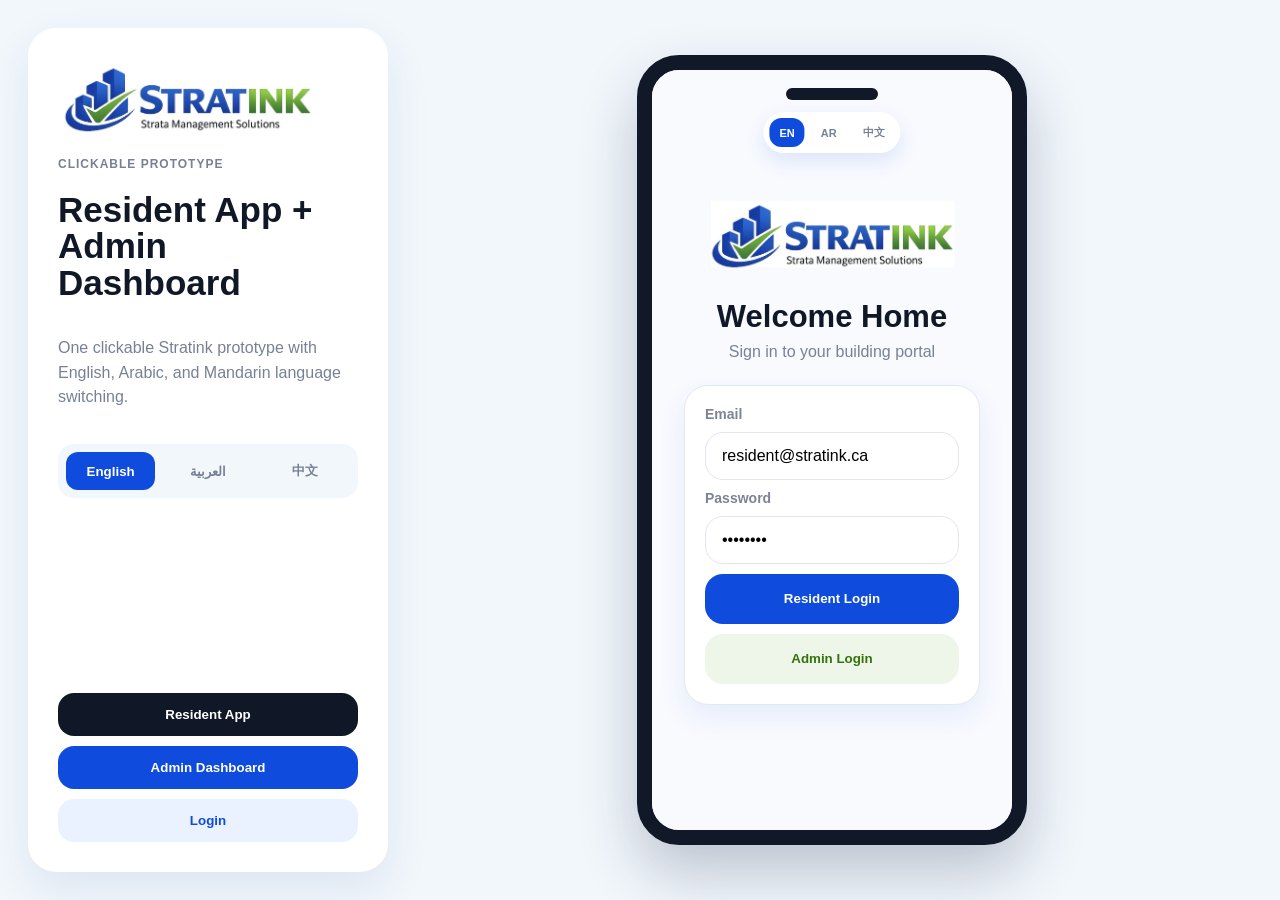
<file: index.html>
<!DOCTYPE html>
<html lang="en" dir="ltr">
<head>
  <meta charset="UTF-8" />
  <meta name="viewport" content="width=device-width, initial-scale=1.0" />
  <title>Stratink Multilingual Clickable App</title>
  <link rel="stylesheet" href="styles.css" />
</head>
<body>
  <main class="page-shell">
    <aside class="side-panel">
      <img src="stratink-logo.png" class="brand-logo" alt="Stratink logo" />
      <p class="eyebrow" data-i18n="prototypeLabel">Clickable Prototype</p>
      <h1 data-i18n="sideTitle">Resident App + Admin Dashboard</h1>
      <p data-i18n="sideCopy">One clickable Stratink prototype with English, Arabic, and Mandarin language switching.</p>
      <div class="language-switcher" aria-label="Language switcher">
        <button class="lang-btn active" data-lang="en">English</button>
        <button class="lang-btn" data-lang="ar">العربية</button>
        <button class="lang-btn" data-lang="zh">中文</button>
      </div>
      <div class="side-buttons">
        <button data-screen="residentHome" data-i18n="residentApp">Resident App</button>
        <button data-screen="adminHome" data-i18n="adminDashboard">Admin Dashboard</button>
        <button data-screen="login" data-i18n="login">Login</button>
      </div>
    </aside>

    <section class="stage">
      <div class="phone">
        <div class="speaker"></div>

        <section id="login" class="screen active">
          <div class="phone-lang-row">
            <button class="lang-pill active" data-lang="en">EN</button>
            <button class="lang-pill" data-lang="ar">AR</button>
            <button class="lang-pill" data-lang="zh">中文</button>
          </div>
          <div class="login-wrap">
            <img src="stratink-logo.png" class="login-logo" alt="Stratink logo" />
            <h2 data-i18n="welcome">Welcome Home</h2>
            <p data-i18n="portal">Sign in to your building portal</p>
            <div class="login-card">
              <label data-i18n="email">Email</label>
              <input value="resident@stratink.ca" />
              <label data-i18n="password">Password</label>
              <input type="password" value="password" />
              <button class="primary-btn" data-screen="residentHome" data-i18n="residentLogin">Resident Login</button>
              <button class="secondary-btn" data-screen="adminHome" data-i18n="adminLogin">Admin Login</button>
            </div>
          </div>
        </section>

        <section id="residentHome" class="screen">
          <header class="hero resident-hero">
            <img src="stratink-logo.png" class="hero-logo" alt="Stratink logo" />
            <div class="hero-row">
              <div>
                <h2 data-i18n="welcome">Welcome Home</h2>
                <p data-i18n="unitDashboard">Unit Dashboard</p>
              </div>
              <button class="notification-icon" aria-label="Notifications">
                <svg viewBox="0 0 24 24"><path d="M18 16v-5a6 6 0 0 0-12 0v5l-2 2h16l-2-2Z"/><path d="M9.5 20a2.5 2.5 0 0 0 5 0"/></svg>
              </button>
            </div>
          </header>
          <div class="content with-bottom-nav">
            <div class="tile-grid">
              <button class="tile cyan" data-screen="maintenance">
                <span class="icon-circle"><svg viewBox="0 0 24 24"><path d="M4 8h3l1.4-2h7.2L17 8h3v11H4V8Z"/><circle cx="12" cy="14" r="3.3"/></svg></span>
                <b data-i18n-html="tileMaintenance">Report<br/>Maintenance</b><small data-i18n="tileMaintenanceSub">Submit & track</small>
              </button>
              <button class="tile blue" data-screen="notices">
                <span class="icon-circle"><svg viewBox="0 0 24 24"><path d="M4 13h3l8 4V7l-8 4H4v2Z"/><path d="M17 10a4 4 0 0 1 0 4"/><path d="M8 14l1.2 4H12"/></svg></span>
                <b data-i18n-html="tileNotices">Notices &<br/>Updates</b><small data-i18n="tileNoticesSub">Building news</small>
              </button>
              <button class="tile green" data-screen="parking">
                <span class="icon-circle"><svg viewBox="0 0 24 24"><path d="M5 15h14l-1.4-5.2A2.5 2.5 0 0 0 15.2 8H8.8a2.5 2.5 0 0 0-2.4 1.8L5 15Z"/><path d="M6 15v3"/><path d="M18 15v3"/><circle cx="8" cy="16.5" r="1"/><circle cx="16" cy="16.5" r="1"/></svg></span>
                <b data-i18n-html="tileParking">Visitor<br/>Parking</b><small data-i18n="tileParkingSub">Register guest</small>
              </button>
              <button class="tile purple" data-screen="documents">
                <span class="icon-circle"><svg viewBox="0 0 24 24"><path d="M3 7h7l2 2h9v10H3V7Z"/></svg></span>
                <b data-i18n-html="tileDocuments">Documents<br/>& Bylaws</b><small data-i18n="tileDocumentsSub">Forms & files</small>
              </button>
              <button class="tile teal" data-screen="amenities">
                <span class="icon-circle"><svg viewBox="0 0 24 24"><path d="M5 21V4h9v17"/><path d="M14 9h5v12"/><path d="M8 8h2M8 12h2M8 16h2M16 13h1"/></svg></span>
                <b data-i18n-html="tileAmenities">Amenity<br/>Booking</b><small data-i18n="tileAmenitiesSub">Reserve spaces</small>
              </button>
              <button class="tile navy" data-screen="move">
                <span class="icon-circle"><svg viewBox="0 0 24 24"><path d="M3 7h11v9H3V7Z"/><path d="M14 10h4l3 3v3h-7"/><circle cx="7" cy="18" r="2"/><circle cx="18" cy="18" r="2"/></svg></span>
                <b data-i18n-html="tileMove">Move In<br/>Move Out</b><small data-i18n="tileMoveSub">Elevator request</small>
              </button>
              <button class="tile sky" data-screen="packages">
                <span class="icon-circle"><svg viewBox="0 0 24 24"><path d="M4 8l8-4 8 4v9l-8 4-8-4V8Z"/><path d="M4 8l8 4 8-4"/><path d="M12 12v9"/></svg></span>
                <b data-i18n-html="tilePackages">Package<br/>Tracking</b><small data-i18n="tilePackagesSub">Pickup status</small>
              </button>
              <button class="tile lime" data-screen="marketplace">
                <span class="icon-circle"><svg viewBox="0 0 24 24"><path d="M14 6l4 4"/><path d="M4 20l7-7"/><path d="M13 5l6 6-2 2-6-6 2-2Z"/><path d="M7 5a4 4 0 0 0 5 5l-6 6a3 3 0 0 1-2-5l3-3Z"/></svg></span>
                <b data-i18n-html="tileMarketplace">Service<br/>Marketplace</b><small data-i18n="tileMarketplaceSub">Book providers</small>
              </button>
            </div>
            <div class="recent-card">
              <h3 data-i18n="recentUpdates">Recent Updates</h3>
              <div class="recent-row"><div class="recent-thumb condo"></div><div><b data-i18n="fireTitle">Fire inspection scheduled</b><p data-i18n="fireBody">Access notice posted for Aug 20.</p></div></div>
              <div class="recent-row"><div class="recent-thumb green-thumb"></div><div><b data-i18n="parkingReminder">Visitor parking reminder</b><p data-i18n="parkingReminderBody">Guest permits must be registered.</p></div></div>
            </div>
          </div>
          <nav class="bottom-nav"><button class="active" data-screen="residentHome" data-i18n="home">Home</button><button data-screen="maintenance" data-i18n="requests">Requests</button><button data-screen="documents" data-i18n="docs">Docs</button><button data-screen="marketplace" data-i18n="more">More</button></nav>
        </section>

        <section id="maintenance" class="screen form-screen">
          <header class="form-header"><button class="back" data-screen="residentHome">‹</button><h2 data-i18n="maintenanceTitle">Report Maintenance</h2></header>
          <div class="form-body">
            <label data-i18n="category">Category</label><div class="input-box" data-i18n="commonArea">Common area</div>
            <label data-i18n="priority">Priority</label><div class="input-box" data-i18n="medium">Medium</div>
            <label data-i18n="description">Description</label><div class="input-box" data-i18n="issueText">Lobby door issue</div>
            <label data-i18n="photo">Photo</label><div class="input-box" data-i18n="optional">Optional</div>
            <button class="submit-btn" data-i18n="submitRequest">Submit request</button>
          </div>
        </section>

        <section id="documents" class="screen"><AppHeader title-key="docsFull" back="residentHome"></AppHeader><div class="content"><button class="list-item"><span data-i18n="buildingBylaws">Building Bylaws</span> <span>PDF</span></button><button class="list-item"><span data-i18n="agmMinutes">AGM Minutes</span> <span>PDF</span></button><button class="list-item"><span data-i18n="moveForm">Move In Form</span> <span>PDF</span></button></div></section>
        <section id="notices" class="screen"><AppHeader title-key="recentUpdates" back="residentHome"></AppHeader><div class="content"><div class="info-card"><b data-i18n="fireTitle">Fire inspection scheduled</b><p data-i18n="fireBody">Access notice posted for Aug 20.</p></div></div></section>
        <section id="parking" class="screen"><AppHeader title-key="parkingFull" back="residentHome"></AppHeader><div class="form-body"><label data-i18n="licensePlate">License Plate</label><div class="input-box">ABC 123</div><button class="submit-btn" data-i18n="submitRequest">Submit request</button></div></section>
        <section id="amenities" class="screen"><AppHeader title-key="amenityFull" back="residentHome"></AppHeader><div class="content"><button class="list-item">Gym Room <span>OK</span></button><button class="submit-btn simple" data-i18n="submitRequest">Submit request</button></div></section>
        <section id="move" class="screen"><AppHeader title-key="moveFull" back="residentHome"></AppHeader><div class="form-body"><label data-i18n="elevatorTime">Elevator Time</label><div class="input-box">10:00 AM - 1:00 PM</div><button class="submit-btn" data-i18n="submitRequest">Submit request</button></div></section>
        <section id="packages" class="screen"><AppHeader title-key="packagesFull" back="residentHome"></AppHeader><div class="content"><div class="info-card"><b>Amazon</b><p data-i18n="pickupStatus">Pickup status</p></div></div></section>
        <section id="marketplace" class="screen"><AppHeader title-key="marketplaceFull" back="residentHome"></AppHeader><div class="content"><div class="info-card"><b>Cleaning Service</b><p>Verified provider · $150</p></div><div class="info-card"><b>Movers</b><p data-i18n="elevatorRequest">Elevator request</p></div></div></section>

        <section id="adminHome" class="screen">
          <header class="hero admin-hero"><img src="stratink-logo.png" class="hero-logo" alt="Stratink logo"/><div class="hero-row"><div><h2 data-i18n="adminDashboard">Admin Dashboard</h2><p data-i18n="managerPortal">Building Manager Portal</p></div><button class="notification-icon"><svg viewBox="0 0 24 24"><path d="M18 16v-5a6 6 0 0 0-12 0v5l-2 2h16l-2-2Z"/><path d="M9.5 20a2.5 2.5 0 0 0 5 0"/></svg></button></div></header>
          <div class="content with-bottom-nav"><div class="stats-row"><div><b>18</b><span data-i18n="requests">Requests</span></div><div><b>72%</b><span data-i18n="activeResidents">Active Residents</span></div></div><div class="tile-grid admin-tiles"></div></div>
          <nav class="bottom-nav"><button data-screen="residentHome" data-i18n="residentApp">Resident App</button><button class="active" data-screen="adminHome" data-i18n="adminDashboard">Admin Dashboard</button><button data-screen="maintenance" data-i18n="requests">Requests</button><button data-screen="login" data-i18n="login">Login</button></nav>
        </section>
      </div>
    </section>
  </main>
  <script src="script.js"></script>
</body>
</html>
</file>
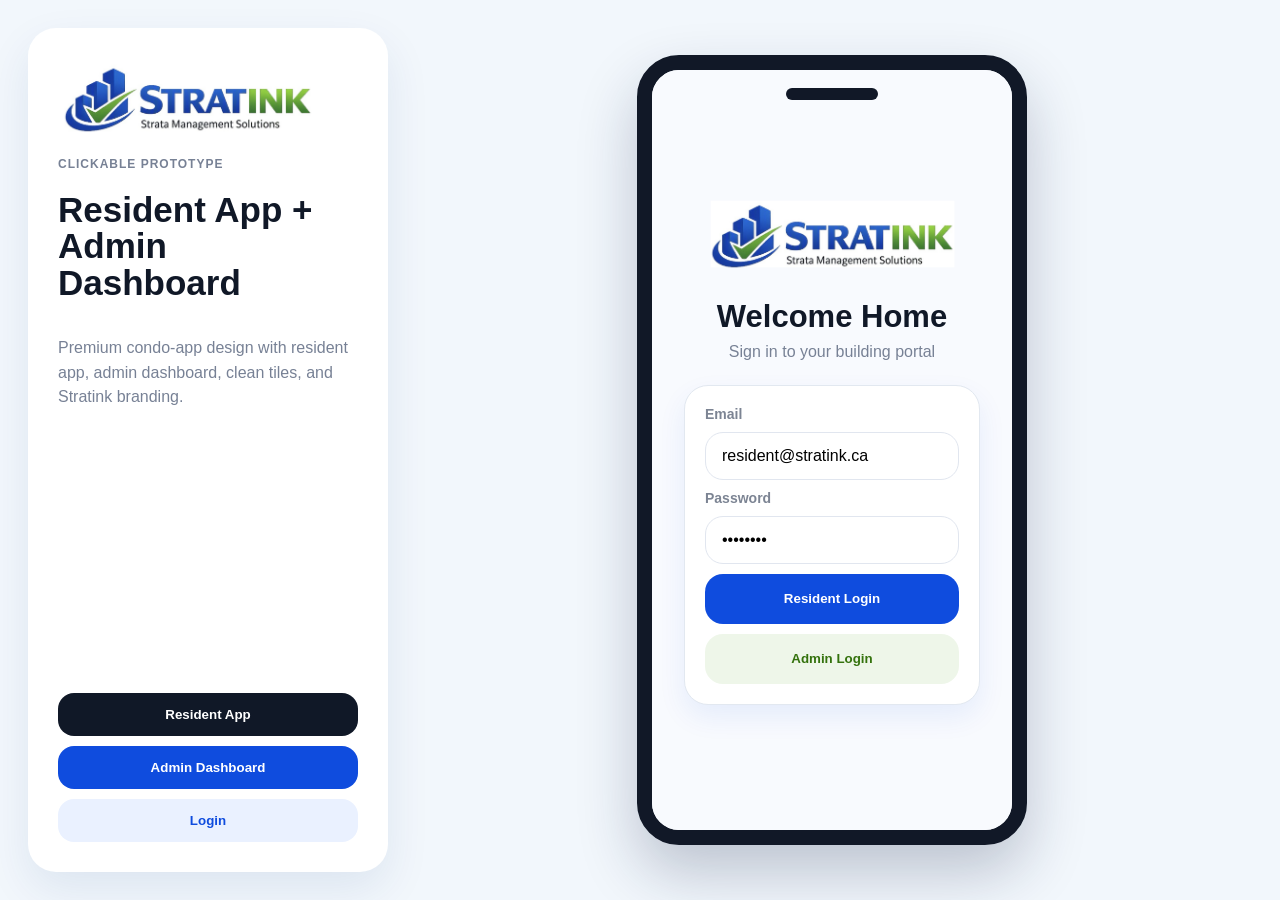
<file: prototype-en/index.html>
<!DOCTYPE html><html lang="en" dir="ltr"><head><meta charset="UTF-8"/><meta name="viewport" content="width=device-width, initial-scale=1.0"/><title>Stratink Prototype EN</title><link rel="stylesheet" href="styles.css"/></head><body dir="ltr"><main class="page-shell"><aside class="side-panel"><img src="assets/stratink-logo.png" class="brand-logo" alt="Stratink logo"/><p class="eyebrow">Clickable Prototype</p><h1>Resident App + Admin Dashboard</h1><p>Premium condo-app design with resident app, admin dashboard, clean tiles, and Stratink branding.</p><div class="side-buttons"><button data-screen="residentHome">Resident App</button><button data-screen="adminHome">Admin Dashboard</button><button data-screen="login">Login</button></div></aside><section class="stage"><div class="phone"><div class="speaker"></div><section id="login" class="screen active"><div class="login-wrap"><img src="assets/stratink-logo.png" class="login-logo" alt="Stratink logo"/><h2>Welcome Home</h2><p>Sign in to your building portal</p><div class="login-card"><label>Email</label><input value="resident@stratink.ca"/><label>Password</label><input type="password" value="password"/><button class="primary-btn" data-screen="residentHome">Resident Login</button><button class="secondary-btn" data-screen="adminHome">Admin Login</button></div></div></section><section id="residentHome" class="screen"><header class="hero resident-hero"><img src="assets/stratink-logo.png" class="hero-logo" alt="Stratink logo"/><div class="hero-row"><div><h2>Welcome Home</h2><p>Unit Dashboard</p></div><button class="notification-icon"><svg viewBox="0 0 24 24"><path d="M18 16v-5a6 6 0 0 0-12 0v5l-2 2h16l-2-2Z"/><path d="M9.5 20a2.5 2.5 0 0 0 5 0"/></svg></button></div></header><div class="content with-bottom-nav"><div class="tile-grid"><button class="tile cyan" data-screen="maintenance"><span class="icon-circle"><svg viewBox="0 0 24 24"><path d="M4 8h3l1.4-2h7.2L17 8h3v11H4V8Z"/><circle cx="12" cy="14" r="3.3"/></svg></span><b>Report<br/>Maintenance</b><small>Submit & track</small></button>
<button class="tile blue" data-screen="notices"><span class="icon-circle"><svg viewBox="0 0 24 24"><path d="M4 13h3l8 4V7l-8 4H4v2Z"/><path d="M17 10a4 4 0 0 1 0 4"/><path d="M8 14l1.2 4H12"/></svg></span><b>Notices &<br/>Updates</b><small>Building news</small></button>
<button class="tile green" data-screen="parking"><span class="icon-circle"><svg viewBox="0 0 24 24"><path d="M5 15h14l-1.4-5.2A2.5 2.5 0 0 0 15.2 8H8.8a2.5 2.5 0 0 0-2.4 1.8L5 15Z"/><path d="M6 15v3"/><path d="M18 15v3"/><circle cx="8" cy="16.5" r="1"/><circle cx="16" cy="16.5" r="1"/></svg></span><b>Visitor<br/>Parking</b><small>Register guest</small></button>
<button class="tile purple" data-screen="documents"><span class="icon-circle"><svg viewBox="0 0 24 24"><path d="M3 7h7l2 2h9v10H3V7Z"/></svg></span><b>Documents<br/>& Bylaws</b><small>Forms & files</small></button>
<button class="tile teal" data-screen="amenities"><span class="icon-circle"><svg viewBox="0 0 24 24"><path d="M5 21V4h9v17"/><path d="M14 9h5v12"/><path d="M8 8h2M8 12h2M8 16h2M16 13h1"/></svg></span><b>Amenity<br/>Booking</b><small>Reserve spaces</small></button>
<button class="tile navy" data-screen="move"><span class="icon-circle"><svg viewBox="0 0 24 24"><path d="M3 7h11v9H3V7Z"/><path d="M14 10h4l3 3v3h-7"/><circle cx="7" cy="18" r="2"/><circle cx="18" cy="18" r="2"/></svg></span><b>Move In<br/>Move Out</b><small>Elevator request</small></button>
<button class="tile sky" data-screen="packages"><span class="icon-circle"><svg viewBox="0 0 24 24"><path d="M4 8l8-4 8 4v9l-8 4-8-4V8Z"/><path d="M4 8l8 4 8-4"/><path d="M12 12v9"/></svg></span><b>Package<br/>Tracking</b><small>Pickup status</small></button>
<button class="tile lime" data-screen="marketplace"><span class="icon-circle"><svg viewBox="0 0 24 24"><path d="M14 6l4 4"/><path d="M4 20l7-7"/><path d="M13 5l6 6-2 2-6-6 2-2Z"/><path d="M7 5a4 4 0 0 0 5 5l-6 6a3 3 0 0 1-2-5l3-3Z"/></svg></span><b>Service<br/>Marketplace</b><small>Book providers</small></button></div><div class="recent-card"><h3>Recent Updates</h3><div class="recent-row"><div class="recent-thumb condo"></div><div><b>Fire inspection scheduled</b><p>Access notice posted for Aug 20.</p></div></div><div class="recent-row"><div class="recent-thumb green-thumb"></div><div><b>Visitor parking reminder</b><p>Guest permits must be registered.</p></div></div></div></div><nav class="bottom-nav"><button class="active" data-screen="residentHome">Home</button><button data-screen="maintenance">Requests</button><button data-screen="documents">Docs</button><button data-screen="marketplace">More</button></nav></section><section id="maintenance" class="screen form-screen"><header class="form-header"><button class="back" data-screen="residentHome">‹</button><h2>Report Maintenance</h2></header><div class="form-body"><label>Category</label><div class="input-box">Common area</div><label>Priority</label><div class="input-box">Medium</div><label>Description</label><div class="input-box">Lobby door issue</div><label>Photo</label><div class="input-box">Optional</div><button class="submit-btn">Submit request</button></div></section><section id="adminHome" class="screen"><header class="hero admin-hero"><img src="assets/stratink-logo.png" class="hero-logo" alt="Stratink logo"/><div class="hero-row"><div><h2>Admin Dashboard</h2><p>Building Manager Portal</p></div><button class="notification-icon"><svg viewBox="0 0 24 24"><path d="M18 16v-5a6 6 0 0 0-12 0v5l-2 2h16l-2-2Z"/><path d="M9.5 20a2.5 2.5 0 0 0 5 0"/></svg></button></div></header><div class="content with-bottom-nav"><div class="stats-row"><div><b>18</b><span>Requests</span></div><div><b>72%</b><span>Active Residents</span></div></div><div class="tile-grid"><button class="tile cyan" data-screen="maintenance"><span class="icon-circle"><svg viewBox="0 0 24 24"><path d="M4 8h3l1.4-2h7.2L17 8h3v11H4V8Z"/><circle cx="12" cy="14" r="3.3"/></svg></span><b>Report<br/>Maintenance</b><small>Submit & track</small></button>
<button class="tile blue" data-screen="notices"><span class="icon-circle"><svg viewBox="0 0 24 24"><path d="M4 13h3l8 4V7l-8 4H4v2Z"/><path d="M17 10a4 4 0 0 1 0 4"/><path d="M8 14l1.2 4H12"/></svg></span><b>Notices &<br/>Updates</b><small>Building news</small></button>
<button class="tile green" data-screen="parking"><span class="icon-circle"><svg viewBox="0 0 24 24"><path d="M5 15h14l-1.4-5.2A2.5 2.5 0 0 0 15.2 8H8.8a2.5 2.5 0 0 0-2.4 1.8L5 15Z"/><path d="M6 15v3"/><path d="M18 15v3"/><circle cx="8" cy="16.5" r="1"/><circle cx="16" cy="16.5" r="1"/></svg></span><b>Visitor<br/>Parking</b><small>Register guest</small></button>
<button class="tile purple" data-screen="documents"><span class="icon-circle"><svg viewBox="0 0 24 24"><path d="M3 7h7l2 2h9v10H3V7Z"/></svg></span><b>Documents<br/>& Bylaws</b><small>Forms & files</small></button>
<button class="tile teal" data-screen="amenities"><span class="icon-circle"><svg viewBox="0 0 24 24"><path d="M5 21V4h9v17"/><path d="M14 9h5v12"/><path d="M8 8h2M8 12h2M8 16h2M16 13h1"/></svg></span><b>Amenity<br/>Booking</b><small>Reserve spaces</small></button>
<button class="tile navy" data-screen="move"><span class="icon-circle"><svg viewBox="0 0 24 24"><path d="M3 7h11v9H3V7Z"/><path d="M14 10h4l3 3v3h-7"/><circle cx="7" cy="18" r="2"/><circle cx="18" cy="18" r="2"/></svg></span><b>Move In<br/>Move Out</b><small>Elevator request</small></button>
<button class="tile sky" data-screen="packages"><span class="icon-circle"><svg viewBox="0 0 24 24"><path d="M4 8l8-4 8 4v9l-8 4-8-4V8Z"/><path d="M4 8l8 4 8-4"/><path d="M12 12v9"/></svg></span><b>Package<br/>Tracking</b><small>Pickup status</small></button>
<button class="tile lime" data-screen="marketplace"><span class="icon-circle"><svg viewBox="0 0 24 24"><path d="M14 6l4 4"/><path d="M4 20l7-7"/><path d="M13 5l6 6-2 2-6-6 2-2Z"/><path d="M7 5a4 4 0 0 0 5 5l-6 6a3 3 0 0 1-2-5l3-3Z"/></svg></span><b>Service<br/>Marketplace</b><small>Book providers</small></button></div></div><nav class="bottom-nav"><button data-screen="residentHome">Resident App</button><button class="active" data-screen="adminHome">Admin Dashboard</button><button data-screen="maintenance">Requests</button><button data-screen="login">Login</button></nav></section><section id="documents" class="screen"><header class="form-header"><button class="back" data-screen="residentHome">‹</button><h2>Docs</h2></header><div class="content"><button class="list-item">Documents & Bylaws <span>PDF</span></button><button class="list-item">AGM Minutes <span>PDF</span></button></div></section><section id="notices" class="screen"><header class="form-header"><button class="back" data-screen="residentHome">‹</button><h2>Recent Updates</h2></header><div class="content"><div class="info-card"><b>Fire inspection scheduled</b><p>Access notice posted for Aug 20.</p></div></div></section><section id="parking" class="screen"><header class="form-header"><button class="back" data-screen="residentHome">‹</button><h2>Visitor Parking</h2></header><div class="form-body"><label>Register guest</label><div class="input-box">ABC 123</div><button class="submit-btn">Submit request</button></div></section><section id="amenities" class="screen"><header class="form-header"><button class="back" data-screen="residentHome">‹</button><h2>Amenity Booking</h2></header><div class="content"><button class="list-item">Gym Room <span>OK</span></button><button class="submit-btn simple">Submit request</button></div></section><section id="move" class="screen"><header class="form-header"><button class="back" data-screen="residentHome">‹</button><h2>Move In Move Out</h2></header><div class="form-body"><label>Elevator request</label><div class="input-box">10:00 AM - 1:00 PM</div><button class="submit-btn">Submit request</button></div></section><section id="packages" class="screen"><header class="form-header"><button class="back" data-screen="residentHome">‹</button><h2>Package Tracking</h2></header><div class="content"><div class="info-card"><b>Amazon</b><p>Pickup status</p></div></div></section><section id="marketplace" class="screen"><header class="form-header"><button class="back" data-screen="residentHome">‹</button><h2>Service Marketplace</h2></header><div class="content"><div class="info-card"><b>Cleaning Service</b><p>Verified provider · $150</p></div><div class="info-card"><b>Movers</b><p>Elevator request</p></div></div></section></div></section></main><script src="script.js"></script></body></html>
</file>
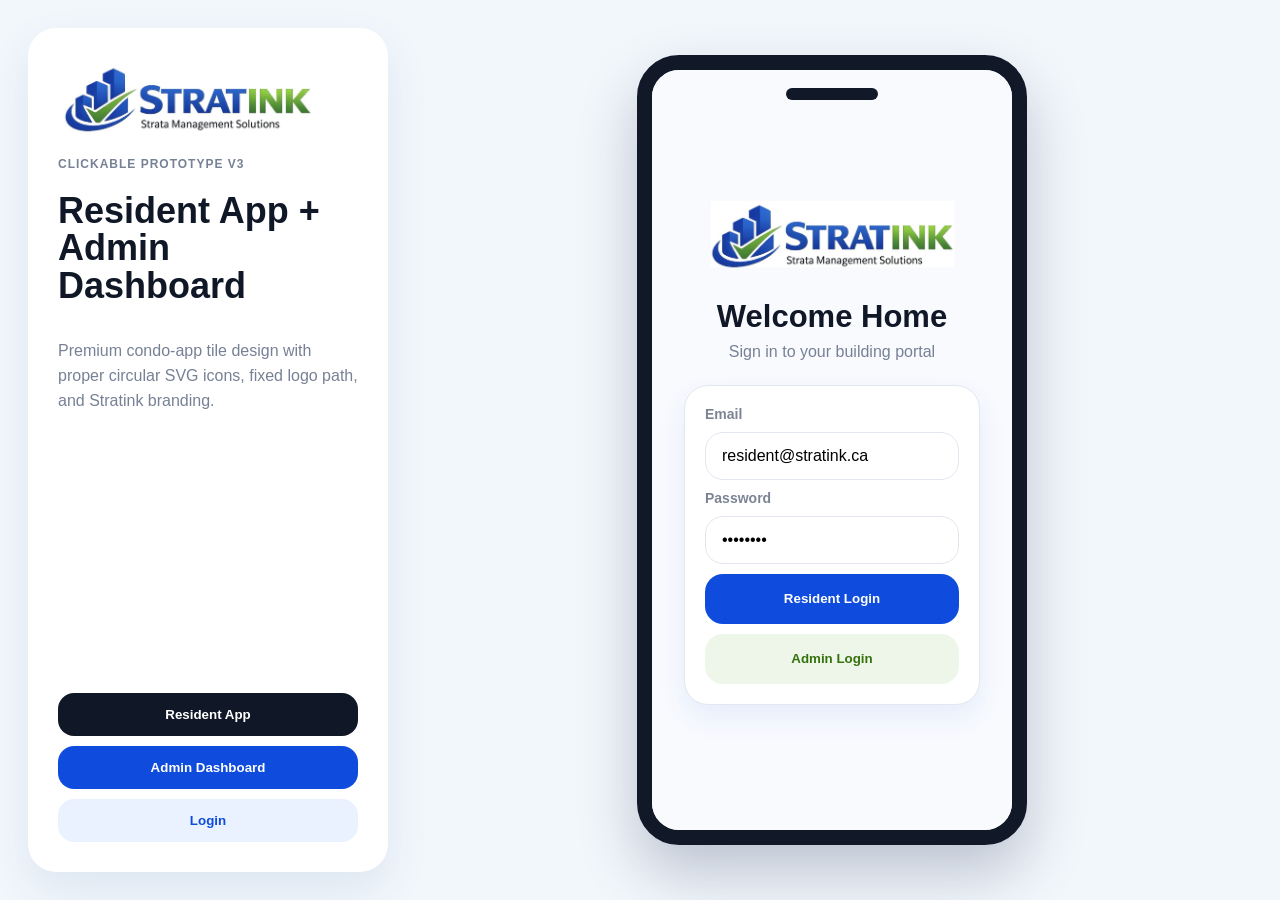
<file: prototype-v3/index.html>
<!DOCTYPE html>
<html lang="en">
<head>
  <meta charset="UTF-8" />
  <meta name="viewport" content="width=device-width, initial-scale=1.0" />
  <title>Stratink Prototype V3</title>
  <link rel="stylesheet" href="styles.css" />
</head>
<body>
  <main class="page-shell">
    <aside class="side-panel">
      <img src="stratink-logo.png" class="brand-logo" alt="Stratink logo" />
      <p class="eyebrow">Clickable Prototype V3</p>
      <h1>Resident App + Admin Dashboard</h1>
      <p>Premium condo-app tile design with proper circular SVG icons, fixed logo path, and Stratink branding.</p>
      <div class="side-buttons">
        <button data-screen="residentHome">Resident App</button>
        <button data-screen="adminHome">Admin Dashboard</button>
        <button data-screen="login">Login</button>
      </div>
    </aside>

    <section class="stage">
      <div class="phone">
        <div class="speaker"></div>

        <section id="login" class="screen active">
          <div class="login-wrap">
            <img src="assets/stratink-logo.png" class="login-logo" alt="Stratink logo" />
            <h2>Welcome Home</h2>
            <p>Sign in to your building portal</p>
            <div class="login-card">
              <label>Email</label>
              <input value="resident@stratink.ca" />
              <label>Password</label>
              <input type="password" value="password" />
              <button class="primary-btn" data-screen="residentHome">Resident Login</button>
              <button class="secondary-btn" data-screen="adminHome">Admin Login</button>
            </div>
          </div>
        </section>

        <section id="residentHome" class="screen">
          <header class="hero resident-hero">
            <img src="assets/stratink-logo.png" class="hero-logo" alt="Stratink logo" />
            <div class="hero-row">
              <div>
                <h2>Welcome Home</h2>
                <p>Unit Dashboard</p>
              </div>
              <button class="notification-icon" aria-label="Notifications">
                <svg viewBox="0 0 24 24"><path d="M18 16v-5a6 6 0 0 0-12 0v5l-2 2h16l-2-2Z"/><path d="M9.5 20a2.5 2.5 0 0 0 5 0"/></svg>
              </button>
            </div>
          </header>

          <div class="content with-bottom-nav">
            <div class="tile-grid">
              <button class="tile cyan" data-screen="maintenance">
                <span class="icon-circle"> <!-- camera -->
                  <svg viewBox="0 0 24 24"><path d="M4 8h3l1.4-2h7.2L17 8h3v11H4V8Z"/><circle cx="12" cy="14" r="3.3"/></svg>
                </span>
                <b>Report<br/>Maintenance</b><small>Submit & track</small>
              </button>
              <button class="tile blue" data-screen="notices">
                <span class="icon-circle"> <!-- megaphone -->
                  <svg viewBox="0 0 24 24"><path d="M4 13h3l8 4V7l-8 4H4v2Z"/><path d="M17 10a4 4 0 0 1 0 4"/><path d="M8 14l1.2 4H12"/></svg>
                </span>
                <b>Notices &<br/>Updates</b><small>Building news</small>
              </button>
              <button class="tile green" data-screen="parking">
                <span class="icon-circle"> <!-- car -->
                  <svg viewBox="0 0 24 24"><path d="M5 15h14l-1.4-5.2A2.5 2.5 0 0 0 15.2 8H8.8a2.5 2.5 0 0 0-2.4 1.8L5 15Z"/><path d="M6 15v3"/><path d="M18 15v3"/><circle cx="8" cy="16.5" r="1"/><circle cx="16" cy="16.5" r="1"/></svg>
                </span>
                <b>Visitor<br/>Parking</b><small>Register guest</small>
              </button>
              <button class="tile purple" data-screen="documents">
                <span class="icon-circle"> <!-- folder -->
                  <svg viewBox="0 0 24 24"><path d="M3 7h7l2 2h9v10H3V7Z"/></svg>
                </span>
                <b>Documents<br/>& Bylaws</b><small>Forms & files</small>
              </button>
              <button class="tile teal" data-screen="amenities">
                <span class="icon-circle"> <!-- building -->
                  <svg viewBox="0 0 24 24"><path d="M5 21V4h9v17"/><path d="M14 9h5v12"/><path d="M8 8h2M8 12h2M8 16h2M16 13h1"/></svg>
                </span>
                <b>Amenity<br/>Booking</b><small>Reserve spaces</small>
              </button>
              <button class="tile navy" data-screen="move">
                <span class="icon-circle"> <!-- truck -->
                  <svg viewBox="0 0 24 24"><path d="M3 7h11v9H3V7Z"/><path d="M14 10h4l3 3v3h-7"/><circle cx="7" cy="18" r="2"/><circle cx="18" cy="18" r="2"/></svg>
                </span>
                <b>Move In<br/>Move Out</b><small>Elevator request</small>
              </button>
              <button class="tile sky" data-screen="packages">
                <span class="icon-circle"> <!-- package -->
                  <svg viewBox="0 0 24 24"><path d="M4 8l8-4 8 4v9l-8 4-8-4V8Z"/><path d="M4 8l8 4 8-4"/><path d="M12 12v9"/></svg>
                </span>
                <b>Package<br/>Tracking</b><small>Pickup status</small>
              </button>
              <button class="tile lime" data-screen="marketplace">
                <span class="icon-circle"> <!-- tools -->
                  <svg viewBox="0 0 24 24"><path d="M14 6l4 4"/><path d="M4 20l7-7"/><path d="M13 5l6 6-2 2-6-6 2-2Z"/><path d="M7 5a4 4 0 0 0 5 5l-6 6a3 3 0 0 1-2-5l3-3Z"/></svg>
                </span>
                <b>Service<br/>Marketplace</b><small>Book providers</small>
              </button>
            </div>

            <div class="recent-card">
              <h3>Recent Updates</h3>
              <div class="recent-row"><div class="recent-thumb condo"></div><div><b>Fire inspection scheduled</b><p>Access notice posted for Aug 20.</p></div></div>
              <div class="recent-row"><div class="recent-thumb green-thumb"></div><div><b>Visitor parking reminder</b><p>Guest permits must be registered.</p></div></div>
            </div>
          </div>
          <nav class="bottom-nav"><button class="active" data-screen="residentHome">Home</button><button data-screen="maintenance">Requests</button><button data-screen="documents">Docs</button><button data-screen="marketplace">More</button></nav>
        </section>

        <section id="maintenance" class="screen form-screen">
          <header class="form-header"><button class="back" data-screen="residentHome">‹</button><h2>Report Maintenance</h2></header>
          <div class="form-body">
            <label>Category</label><div class="input-box">Common area</div>
            <label>Priority</label><div class="input-box">Medium</div>
            <label>Description</label><div class="input-box">Lobby door issue</div>
            <label>Photo</label><div class="input-box">Optional</div>
            <button class="submit-btn">Submit request</button>
          </div>
        </section>

        <section id="documents" class="screen"><AppHeader title="Documents & Bylaws" back="residentHome"></AppHeader><div class="content"><button class="list-item">Building Bylaws <span>PDF</span></button><button class="list-item">AGM Minutes <span>PDF</span></button><button class="list-item">Move In Form <span>PDF</span></button><button class="list-item">Amenity Rules <span>PDF</span></button></div></section>
        <section id="notices" class="screen"><AppHeader title="Notices & Updates" back="residentHome"></AppHeader><div class="content"><div class="info-card"><b>Fire Inspection</b><p>Scheduled for August 20.</p></div><div class="info-card"><b>Elevator Maintenance</b><p>Elevator 2 offline from 9 AM to 1 PM.</p></div></div></section>
        <section id="parking" class="screen"><AppHeader title="Visitor Parking" back="residentHome"></AppHeader><div class="form-body"><label>Guest Name</label><div class="input-box">Alex Visitor</div><label>License Plate</label><div class="input-box">ABC 123</div><label>Visit Date</label><div class="input-box">Tomorrow</div><button class="submit-btn">Register visitor</button></div></section>
        <section id="amenities" class="screen"><AppHeader title="Amenity Booking" back="residentHome"></AppHeader><div class="content"><button class="list-item">Gym Room <span>Available</span></button><button class="list-item">Party Room <span>Request</span></button><button class="list-item">Meeting Room <span>Request</span></button><button class="submit-btn simple">Request booking</button></div></section>
        <section id="move" class="screen"><AppHeader title="Move In / Move Out" back="residentHome"></AppHeader><div class="form-body"><label>Move Type</label><div class="input-box">Move In</div><label>Requested Date</label><div class="input-box">August 30, 2026</div><label>Elevator Time</label><div class="input-box">10:00 AM - 1:00 PM</div><button class="submit-btn">Submit move request</button></div></section>
        <section id="packages" class="screen"><AppHeader title="Package Tracking" back="residentHome"></AppHeader><div class="content"><div class="info-card"><b>Package Received</b><p>Amazon package ready for pickup.</p><span>Ready</span></div><div class="info-card muted-card"><b>Picked Up</b><p>Canada Post package completed.</p></div></div></section>
        <section id="marketplace" class="screen"><AppHeader title="Service Marketplace" back="residentHome"></AppHeader><div class="content"><div class="tabs"><button class="selected">Services</button><button>Buy/Sell</button><button>Lost</button></div><div class="info-card"><b>Cleaning Service</b><p>Verified provider · from $150</p><span>Book now</span></div><div class="info-card"><b>Movers</b><p>Move in/out support.</p><span>Request quote</span></div><div class="info-card"><b>Handyman</b><p>Repairs and small tasks.</p><span>View providers</span></div></div></section>

        <section id="adminHome" class="screen">
          <header class="hero admin-hero">
            <img src="assets/stratink-logo.png" class="hero-logo" alt="Stratink logo" />
            <div class="hero-row"><div><h2>Admin Dashboard</h2><p>Building Manager Portal</p></div><button class="notification-icon"><svg viewBox="0 0 24 24"><path d="M18 16v-5a6 6 0 0 0-12 0v5l-2 2h16l-2-2Z"/><path d="M9.5 20a2.5 2.5 0 0 0 5 0"/></svg></button></div>
          </header>
          <div class="content with-bottom-nav">
            <div class="stats-row"><div><b>18</b><span>Requests</span></div><div><b>72%</b><span>Active Residents</span></div></div>
            <div class="tile-grid">
              <button class="tile blue" data-screen="adminMaintenance"><span class="icon-circle"><svg viewBox="0 0 24 24"><path d="M4 8h16M6 8l2 12h8l2-12"/><path d="M9 5h6"/></svg></span><b>Maintenance<br/>Queue</b><small>Assign work</small></button>
              <button class="tile green" data-screen="adminNotices"><span class="icon-circle"><svg viewBox="0 0 24 24"><path d="M4 13h3l8 4V7l-8 4H4v2Z"/><path d="M17 10a4 4 0 0 1 0 4"/></svg></span><b>Notices<br/>& Alerts</b><small>Publish updates</small></button>
              <button class="tile purple" data-screen="adminDocs"><span class="icon-circle"><svg viewBox="0 0 24 24"><path d="M3 7h7l2 2h9v10H3V7Z"/></svg></span><b>Document<br/>Library</b><small>Manage files</small></button>
              <button class="tile teal" data-screen="adminResidents"><span class="icon-circle"><svg viewBox="0 0 24 24"><circle cx="9" cy="8" r="3"/><circle cx="16" cy="9" r="2"/><path d="M3 20a6 6 0 0 1 12 0"/><path d="M14 20a5 5 0 0 1 7 0"/></svg></span><b>Resident<br/>Directory</b><small>Units & access</small></button>
              <button class="tile navy" data-screen="adminMarketplace"><span class="icon-circle"><svg viewBox="0 0 24 24"><path d="M6 6h15l-2 8H8L6 6Z"/><circle cx="9" cy="19" r="1.5"/><circle cx="17" cy="19" r="1.5"/><path d="M6 6 5 3H2"/></svg></span><b>Marketplace<br/>Review</b><small>Moderation</small></button>
              <button class="tile lime" data-screen="adminReports"><span class="icon-circle"><svg viewBox="0 0 24 24"><path d="M5 20V9"/><path d="M12 20V4"/><path d="M19 20v-7"/></svg></span><b>Reports<br/>& Insights</b><small>Activity data</small></button>
            </div>
          </div>
          <nav class="bottom-nav"><button data-screen="residentHome">Resident</button><button class="active" data-screen="adminHome">Admin</button><button data-screen="adminMaintenance">Queue</button><button data-screen="login">Logout</button></nav>
        </section>

        <section id="adminMaintenance" class="screen"><AppHeader title="Maintenance Queue" back="adminHome"></AppHeader><div class="content"><div class="info-card"><b>Lobby door issue</b><p>Unit 304 · Medium Priority</p><span>Assign vendor</span></div><div class="info-card"><b>Hallway light</b><p>Common area · Submitted</p><span>Update status</span></div></div></section>
        <section id="adminNotices" class="screen"><AppHeader title="Notice Management" back="adminHome"></AppHeader><div class="form-body"><label>Title</label><div class="input-box">Fire Inspection</div><label>Message</label><div class="input-box tall">Scheduled for August 20. Please allow suite access if required.</div><button class="submit-btn">Publish notice</button></div></section>
        <section id="adminDocs" class="screen"><AppHeader title="Document Library" back="adminHome"></AppHeader><div class="content"><button class="list-item">Upload Bylaws <span>New</span></button><button class="list-item">Upload AGM Minutes <span>New</span></button><button class="list-item">Upload Forms <span>New</span></button></div></section>
        <section id="adminResidents" class="screen"><AppHeader title="Resident Directory" back="adminHome"></AppHeader><div class="content"><button class="list-item">Unit 304 <span>Active</span></button><button class="list-item">Unit 502 <span>Active</span></button><button class="list-item">Unit 612 <span>Pending</span></button></div></section>
        <section id="adminMarketplace" class="screen"><AppHeader title="Marketplace Review" back="adminHome"></AppHeader><div class="content"><div class="info-card"><b>Pending Listing</b><p>Dining table · Unit 304</p><span>Approve / Reject</span></div></div></section>
        <section id="adminReports" class="screen"><AppHeader title="Reports" back="adminHome"></AppHeader><div class="content"><div class="stats-row"><div><b>18</b><span>Requests</span></div><div><b>9</b><span>Bookings</span></div></div><div class="info-card"><b>Resident Engagement</b><p>Most used modules: Notices, Documents, Maintenance.</p></div></div></section>
      </div>
    </section>
  </main>
  <script src="script.js"></script>
</body>
</html>
</file>
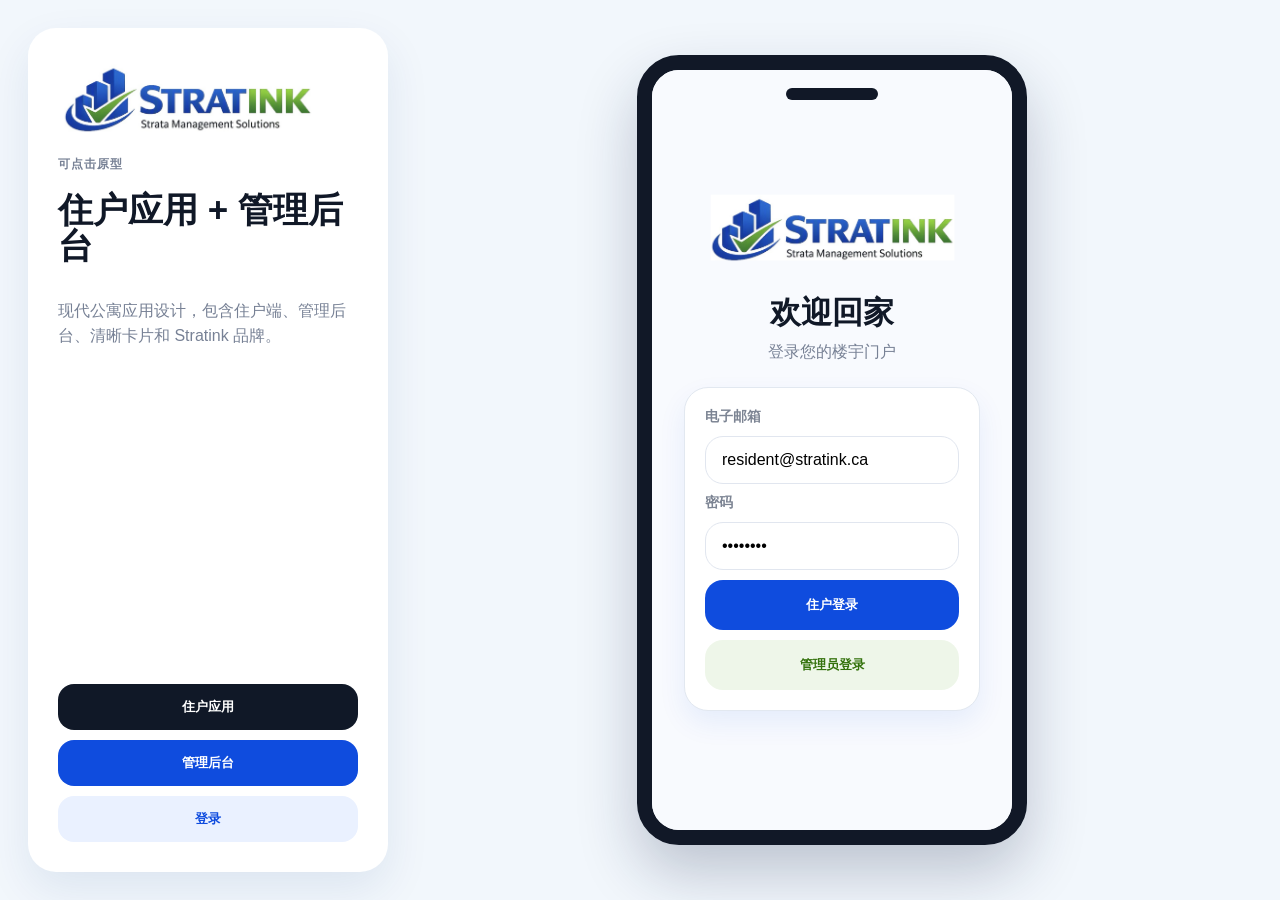
<file: prototype-zh/index.html>
<!DOCTYPE html><html lang="zh" dir="ltr"><head><meta charset="UTF-8"/><meta name="viewport" content="width=device-width, initial-scale=1.0"/><title>Stratink Prototype ZH</title><link rel="stylesheet" href="styles.css"/></head><body dir="ltr"><main class="page-shell"><aside class="side-panel"><img src="assets/stratink-logo.png" class="brand-logo" alt="Stratink logo"/><p class="eyebrow">可点击原型</p><h1>住户应用 + 管理后台</h1><p>现代公寓应用设计，包含住户端、管理后台、清晰卡片和 Stratink 品牌。</p><div class="side-buttons"><button data-screen="residentHome">住户应用</button><button data-screen="adminHome">管理后台</button><button data-screen="login">登录</button></div></aside><section class="stage"><div class="phone"><div class="speaker"></div><section id="login" class="screen active"><div class="login-wrap"><img src="assets/stratink-logo.png" class="login-logo" alt="Stratink logo"/><h2>欢迎回家</h2><p>登录您的楼宇门户</p><div class="login-card"><label>电子邮箱</label><input value="resident@stratink.ca"/><label>密码</label><input type="password" value="password"/><button class="primary-btn" data-screen="residentHome">住户登录</button><button class="secondary-btn" data-screen="adminHome">管理员登录</button></div></div></section><section id="residentHome" class="screen"><header class="hero resident-hero"><img src="assets/stratink-logo.png" class="hero-logo" alt="Stratink logo"/><div class="hero-row"><div><h2>欢迎回家</h2><p>单元仪表板</p></div><button class="notification-icon"><svg viewBox="0 0 24 24"><path d="M18 16v-5a6 6 0 0 0-12 0v5l-2 2h16l-2-2Z"/><path d="M9.5 20a2.5 2.5 0 0 0 5 0"/></svg></button></div></header><div class="content with-bottom-nav"><div class="tile-grid"><button class="tile cyan" data-screen="maintenance"><span class="icon-circle"><svg viewBox="0 0 24 24"><path d="M4 8h3l1.4-2h7.2L17 8h3v11H4V8Z"/><circle cx="12" cy="14" r="3.3"/></svg></span><b>报修<br/>申请</b><small>提交与跟踪</small></button>
<button class="tile blue" data-screen="notices"><span class="icon-circle"><svg viewBox="0 0 24 24"><path d="M4 13h3l8 4V7l-8 4H4v2Z"/><path d="M17 10a4 4 0 0 1 0 4"/><path d="M8 14l1.2 4H12"/></svg></span><b>通知<br/>更新</b><small>楼宇消息</small></button>
<button class="tile green" data-screen="parking"><span class="icon-circle"><svg viewBox="0 0 24 24"><path d="M5 15h14l-1.4-5.2A2.5 2.5 0 0 0 15.2 8H8.8a2.5 2.5 0 0 0-2.4 1.8L5 15Z"/><path d="M6 15v3"/><path d="M18 15v3"/><circle cx="8" cy="16.5" r="1"/><circle cx="16" cy="16.5" r="1"/></svg></span><b>访客<br/>停车</b><small>登记访客</small></button>
<button class="tile purple" data-screen="documents"><span class="icon-circle"><svg viewBox="0 0 24 24"><path d="M3 7h7l2 2h9v10H3V7Z"/></svg></span><b>文件<br/>章程</b><small>表格与文件</small></button>
<button class="tile teal" data-screen="amenities"><span class="icon-circle"><svg viewBox="0 0 24 24"><path d="M5 21V4h9v17"/><path d="M14 9h5v12"/><path d="M8 8h2M8 12h2M8 16h2M16 13h1"/></svg></span><b>设施<br/>预订</b><small>预订公共空间</small></button>
<button class="tile navy" data-screen="move"><span class="icon-circle"><svg viewBox="0 0 24 24"><path d="M3 7h11v9H3V7Z"/><path d="M14 10h4l3 3v3h-7"/><circle cx="7" cy="18" r="2"/><circle cx="18" cy="18" r="2"/></svg></span><b>搬入<br/>搬出</b><small>电梯预约</small></button>
<button class="tile sky" data-screen="packages"><span class="icon-circle"><svg viewBox="0 0 24 24"><path d="M4 8l8-4 8 4v9l-8 4-8-4V8Z"/><path d="M4 8l8 4 8-4"/><path d="M12 12v9"/></svg></span><b>包裹<br/>追踪</b><small>取件状态</small></button>
<button class="tile lime" data-screen="marketplace"><span class="icon-circle"><svg viewBox="0 0 24 24"><path d="M14 6l4 4"/><path d="M4 20l7-7"/><path d="M13 5l6 6-2 2-6-6 2-2Z"/><path d="M7 5a4 4 0 0 0 5 5l-6 6a3 3 0 0 1-2-5l3-3Z"/></svg></span><b>服务<br/>市场</b><small>预约服务</small></button></div><div class="recent-card"><h3>最新通知</h3><div class="recent-row"><div class="recent-thumb condo"></div><div><b>消防检查已安排</b><p>8月20日已发布入户通知。</p></div></div><div class="recent-row"><div class="recent-thumb green-thumb"></div><div><b>访客停车提醒</b><p>访客停车许可证需要提前登记。</p></div></div></div></div><nav class="bottom-nav"><button class="active" data-screen="residentHome">首页</button><button data-screen="maintenance">申请</button><button data-screen="documents">文件</button><button data-screen="marketplace">更多</button></nav></section><section id="maintenance" class="screen form-screen"><header class="form-header"><button class="back" data-screen="residentHome">‹</button><h2>报修申请</h2></header><div class="form-body"><label>类别</label><div class="input-box">公共区域</div><label>优先级</label><div class="input-box">中等</div><label>描述</label><div class="input-box">大厅门故障</div><label>照片</label><div class="input-box">可选</div><button class="submit-btn">提交申请</button></div></section><section id="adminHome" class="screen"><header class="hero admin-hero"><img src="assets/stratink-logo.png" class="hero-logo" alt="Stratink logo"/><div class="hero-row"><div><h2>管理后台</h2><p>楼宇管理门户</p></div><button class="notification-icon"><svg viewBox="0 0 24 24"><path d="M18 16v-5a6 6 0 0 0-12 0v5l-2 2h16l-2-2Z"/><path d="M9.5 20a2.5 2.5 0 0 0 5 0"/></svg></button></div></header><div class="content with-bottom-nav"><div class="stats-row"><div><b>18</b><span>申请</span></div><div><b>72%</b><span>活跃住户</span></div></div><div class="tile-grid"><button class="tile cyan" data-screen="maintenance"><span class="icon-circle"><svg viewBox="0 0 24 24"><path d="M4 8h3l1.4-2h7.2L17 8h3v11H4V8Z"/><circle cx="12" cy="14" r="3.3"/></svg></span><b>报修<br/>申请</b><small>提交与跟踪</small></button>
<button class="tile blue" data-screen="notices"><span class="icon-circle"><svg viewBox="0 0 24 24"><path d="M4 13h3l8 4V7l-8 4H4v2Z"/><path d="M17 10a4 4 0 0 1 0 4"/><path d="M8 14l1.2 4H12"/></svg></span><b>通知<br/>更新</b><small>楼宇消息</small></button>
<button class="tile green" data-screen="parking"><span class="icon-circle"><svg viewBox="0 0 24 24"><path d="M5 15h14l-1.4-5.2A2.5 2.5 0 0 0 15.2 8H8.8a2.5 2.5 0 0 0-2.4 1.8L5 15Z"/><path d="M6 15v3"/><path d="M18 15v3"/><circle cx="8" cy="16.5" r="1"/><circle cx="16" cy="16.5" r="1"/></svg></span><b>访客<br/>停车</b><small>登记访客</small></button>
<button class="tile purple" data-screen="documents"><span class="icon-circle"><svg viewBox="0 0 24 24"><path d="M3 7h7l2 2h9v10H3V7Z"/></svg></span><b>文件<br/>章程</b><small>表格与文件</small></button>
<button class="tile teal" data-screen="amenities"><span class="icon-circle"><svg viewBox="0 0 24 24"><path d="M5 21V4h9v17"/><path d="M14 9h5v12"/><path d="M8 8h2M8 12h2M8 16h2M16 13h1"/></svg></span><b>设施<br/>预订</b><small>预订公共空间</small></button>
<button class="tile navy" data-screen="move"><span class="icon-circle"><svg viewBox="0 0 24 24"><path d="M3 7h11v9H3V7Z"/><path d="M14 10h4l3 3v3h-7"/><circle cx="7" cy="18" r="2"/><circle cx="18" cy="18" r="2"/></svg></span><b>搬入<br/>搬出</b><small>电梯预约</small></button>
<button class="tile sky" data-screen="packages"><span class="icon-circle"><svg viewBox="0 0 24 24"><path d="M4 8l8-4 8 4v9l-8 4-8-4V8Z"/><path d="M4 8l8 4 8-4"/><path d="M12 12v9"/></svg></span><b>包裹<br/>追踪</b><small>取件状态</small></button>
<button class="tile lime" data-screen="marketplace"><span class="icon-circle"><svg viewBox="0 0 24 24"><path d="M14 6l4 4"/><path d="M4 20l7-7"/><path d="M13 5l6 6-2 2-6-6 2-2Z"/><path d="M7 5a4 4 0 0 0 5 5l-6 6a3 3 0 0 1-2-5l3-3Z"/></svg></span><b>服务<br/>市场</b><small>预约服务</small></button></div></div><nav class="bottom-nav"><button data-screen="residentHome">住户应用</button><button class="active" data-screen="adminHome">管理后台</button><button data-screen="maintenance">申请</button><button data-screen="login">登录</button></nav></section><section id="documents" class="screen"><header class="form-header"><button class="back" data-screen="residentHome">‹</button><h2>文件</h2></header><div class="content"><button class="list-item">文件 章程 <span>PDF</span></button><button class="list-item">AGM Minutes <span>PDF</span></button></div></section><section id="notices" class="screen"><header class="form-header"><button class="back" data-screen="residentHome">‹</button><h2>最新通知</h2></header><div class="content"><div class="info-card"><b>消防检查已安排</b><p>8月20日已发布入户通知。</p></div></div></section><section id="parking" class="screen"><header class="form-header"><button class="back" data-screen="residentHome">‹</button><h2>访客 停车</h2></header><div class="form-body"><label>登记访客</label><div class="input-box">ABC 123</div><button class="submit-btn">提交申请</button></div></section><section id="amenities" class="screen"><header class="form-header"><button class="back" data-screen="residentHome">‹</button><h2>设施 预订</h2></header><div class="content"><button class="list-item">Gym Room <span>OK</span></button><button class="submit-btn simple">提交申请</button></div></section><section id="move" class="screen"><header class="form-header"><button class="back" data-screen="residentHome">‹</button><h2>搬入 搬出</h2></header><div class="form-body"><label>电梯预约</label><div class="input-box">10:00 AM - 1:00 PM</div><button class="submit-btn">提交申请</button></div></section><section id="packages" class="screen"><header class="form-header"><button class="back" data-screen="residentHome">‹</button><h2>包裹 追踪</h2></header><div class="content"><div class="info-card"><b>Amazon</b><p>取件状态</p></div></div></section><section id="marketplace" class="screen"><header class="form-header"><button class="back" data-screen="residentHome">‹</button><h2>服务 市场</h2></header><div class="content"><div class="info-card"><b>Cleaning Service</b><p>Verified provider · $150</p></div><div class="info-card"><b>Movers</b><p>电梯预约</p></div></div></section></div></section></main><script src="script.js"></script></body></html>
</file>
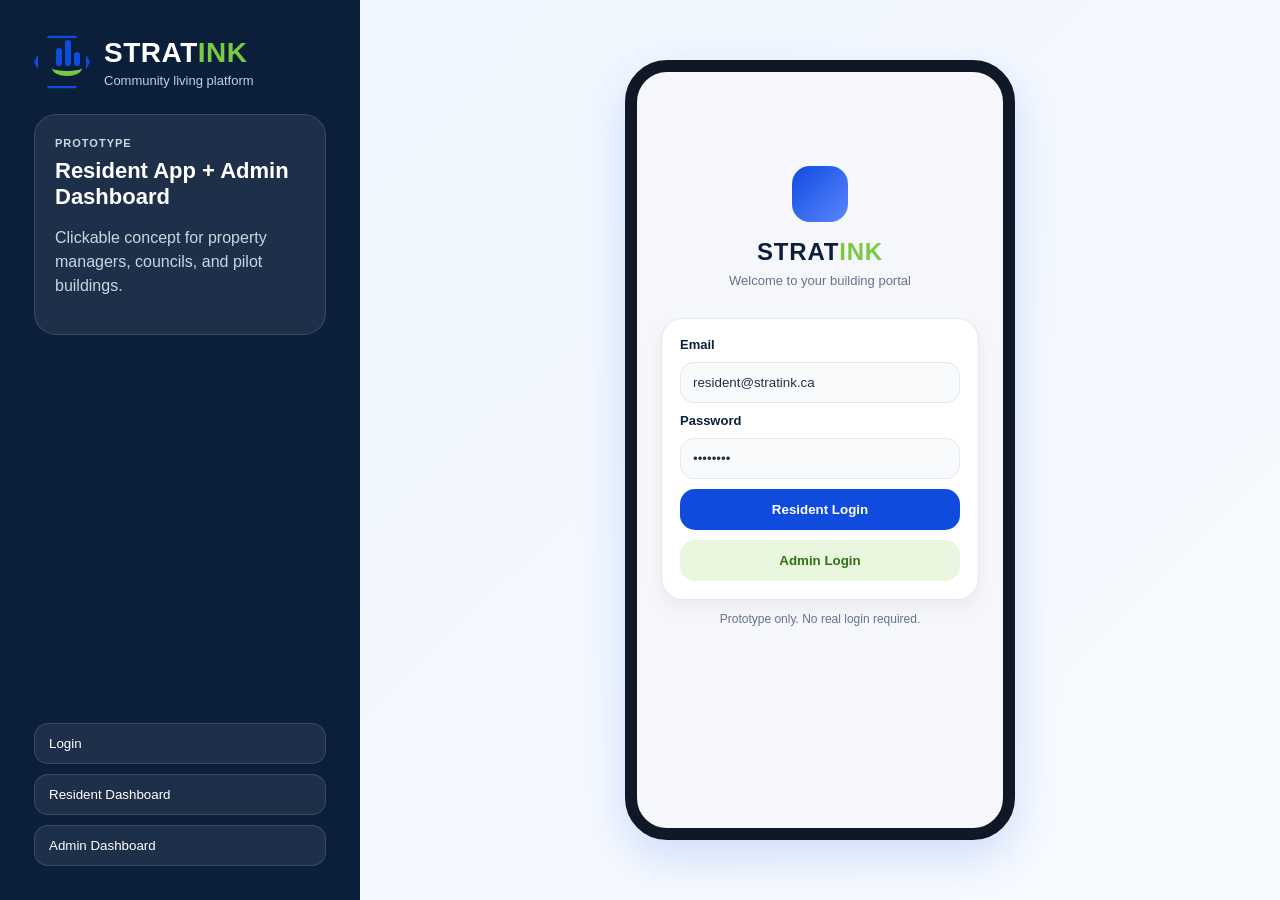
<file: prototype/index.html>
<!DOCTYPE html>
<html lang="en">
<head>
  <meta charset="UTF-8" />
  <meta name="viewport" content="width=device-width, initial-scale=1.0" />
  <title>Stratink Prototype</title>
  <link rel="stylesheet" href="styles.css" />
</head>
<body>
  <div class="app-shell">
    <aside class="side-panel">
      <div class="brand-block">
        <div class="logo-mark">
          <div class="bar b1"></div>
          <div class="bar b2"></div>
          <div class="bar b3"></div>
          <div class="s-curve"></div>
        </div>
        <div>
          <h1>STRAT<span>INK</span></h1>
          <p>Community living platform</p>
        </div>
      </div>
      <div class="side-card">
        <p class="eyebrow">Prototype</p>
        <h2>Resident App + Admin Dashboard</h2>
        <p>Clickable concept for property managers, councils, and pilot buildings.</p>
      </div>
      <nav class="desktop-nav">
        <button data-screen="login">Login</button>
        <button data-screen="residentDashboard">Resident Dashboard</button>
        <button data-screen="adminDashboard">Admin Dashboard</button>
      </nav>
    </aside>

    <main class="prototype-area">
      <div class="device">
        <section id="login" class="screen active">
          <div class="screen-header center">
            <div class="mini-logo"></div>
            <h2>STRAT<span>INK</span></h2>
            <p>Welcome to your building portal</p>
          </div>
          <div class="form-card">
            <label>Email</label>
            <input value="resident@stratink.ca" />
            <label>Password</label>
            <input type="password" value="password" />
            <button class="primary full" data-screen="residentDashboard">Resident Login</button>
            <button class="secondary full" data-screen="adminDashboard">Admin Login</button>
          </div>
          <p class="small-center">Prototype only. No real login required.</p>
        </section>

        <section id="residentDashboard" class="screen">
          <div class="topbar">
            <button class="back ghost" data-screen="login">‹</button>
            <div>
              <h2>STRAT<span>INK</span></h2>
              <p>123 Main Street</p>
            </div>
            <div class="avatar">S</div>
          </div>
          <div class="welcome-card">
            <p class="eyebrow">Resident Dashboard</p>
            <h3>Welcome, Resident</h3>
            <p>Manage building services, requests, bookings, documents, and community activity.</p>
          </div>
          <div class="module-grid">
            <button data-screen="maintenance">🔧<span>Maintenance</span></button>
            <button data-screen="documents">📄<span>Documents</span></button>
            <button data-screen="parking">🚗<span>Visitor Parking</span></button>
            <button data-screen="amenities">🏢<span>Amenities</span></button>
            <button data-screen="move">🚚<span>Move In/Out</span></button>
            <button data-screen="packages">📦<span>Packages</span></button>
            <button data-screen="marketplace">🛒<span>Marketplace</span></button>
            <button data-screen="notices">📢<span>Notices</span></button>
          </div>
          <div class="status-card">
            <div><span class="stat">2</span><p>Open Requests</p></div>
            <div><span class="stat green">Gym</span><p>Tomorrow 7:00 PM</p></div>
          </div>
        </section>

        <section id="maintenance" class="screen">
          <Header data-title="Maintenance Requests"></Header>
          <div class="page-title"><h3>Submit a request</h3><p>Report building or unit issues to management.</p></div>
          <div class="form-card compact">
            <label>Issue Type</label><select><option>Plumbing</option><option>Electrical</option><option>Common Area</option></select>
            <label>Priority</label><select><option>Normal</option><option>Urgent</option></select>
            <label>Description</label><textarea>Kitchen sink is leaking under the cabinet.</textarea>
            <button class="upload">Upload Photo</button>
            <button class="primary full">Submit Request</button>
          </div>
          <div class="list-card"><h4>My Requests</h4><p><b>Leak under sink</b><br><span>In Progress</span></p><p><b>Hallway light</b><br><span>Submitted</span></p></div>
        </section>

        <section id="documents" class="screen">
          <Header data-title="Documents & Bylaws"></Header>
          <div class="search-box">Search documents...</div>
          <div class="doc-list">
            <button>Building Bylaws <span>PDF</span></button>
            <button>AGM Minutes <span>PDF</span></button>
            <button>Move In Form <span>PDF</span></button>
            <button>Amenity Rules <span>PDF</span></button>
          </div>
        </section>

        <section id="parking" class="screen">
          <Header data-title="Visitor Parking"></Header>
          <div class="form-card compact">
            <label>Guest Name</label><input value="Alex Visitor" />
            <label>License Plate</label><input value="ABC 123" />
            <label>Visit Date</label><input value="Tomorrow" />
            <button class="primary full">Register Visitor</button>
          </div>
          <div class="status-card single"><span class="stat green">Active</span><p>1 visitor parking registration</p></div>
        </section>

        <section id="amenities" class="screen">
          <Header data-title="Amenity Booking"></Header>
          <div class="doc-list">
            <button>Gym Room <span>Available</span></button>
            <button>Party Room <span>Request</span></button>
            <button>Meeting Room <span>Request</span></button>
            <button>Elevator Booking <span>Request</span></button>
          </div>
          <button class="primary full bottom-action">Request Booking</button>
        </section>

        <section id="move" class="screen">
          <Header data-title="Move In / Move Out"></Header>
          <div class="form-card compact">
            <label>Move Type</label><select><option>Move In</option><option>Move Out</option></select>
            <label>Requested Date</label><input value="August 30, 2026" />
            <label>Elevator Time</label><input value="10:00 AM - 1:00 PM" />
            <button class="primary full">Submit Move Request</button>
          </div>
          <div class="list-card"><h4>Optional Services</h4><p>Movers · Move-out cleaning · Junk removal · Handyman</p></div>
        </section>

        <section id="packages" class="screen">
          <Header data-title="Package Tracking"></Header>
          <div class="list-card package"><h4>Package Received</h4><p>Courier: Amazon</p><span>Ready for pickup</span></div>
          <div class="list-card package"><h4>Package Picked Up</h4><p>Courier: Canada Post</p><span class="muted">Completed yesterday</span></div>
          <button class="primary full bottom-action">Confirm Pickup</button>
        </section>

        <section id="marketplace" class="screen">
          <Header data-title="Community Marketplace"></Header>
          <div class="tabs"><button class="active-tab">Buy/Sell</button><button>Services</button><button>Lost & Found</button></div>
          <div class="market-card"><h4>Dining Table</h4><p>Unit 304 · $250</p><span>View Listing</span></div>
          <div class="market-card"><h4>Cleaning Service</h4><p>Verified Provider · from $150</p><span>Book Service</span></div>
          <div class="market-card"><h4>Moving Boxes</h4><p>Unit 612 · Free</p><span>Message Resident</span></div>
        </section>

        <section id="notices" class="screen">
          <Header data-title="Notice Board"></Header>
          <div class="list-card"><h4>Fire Inspection</h4><p>Scheduled for August 20. Please allow access if required.</p></div>
          <div class="list-card"><h4>Elevator Maintenance</h4><p>Elevator 2 will be offline from 9 AM to 1 PM.</p></div>
        </section>

        <section id="adminDashboard" class="screen">
          <div class="topbar admin-topbar">
            <button class="back ghost" data-screen="login">‹</button>
            <div><h2>STRATINK ADMIN</h2><p>Manager Portal</p></div>
            <div class="avatar green-bg">A</div>
          </div>
          <div class="welcome-card admin-card"><p class="eyebrow">Admin Dashboard</p><h3>Building Operations</h3><p>Review resident activity, requests, documents, bookings, and marketplace items.</p></div>
          <div class="module-grid admin-grid">
            <button data-screen="adminMaintenance">🧰<span>Maintenance Queue</span></button>
            <button data-screen="adminResidents">👥<span>Residents</span></button>
            <button data-screen="adminNotices">📢<span>Notices</span></button>
            <button data-screen="adminDocs">📁<span>Documents</span></button>
            <button data-screen="adminMarketplace">🛒<span>Marketplace Review</span></button>
            <button data-screen="adminReports">📊<span>Reports</span></button>
          </div>
        </section>

        <section id="adminMaintenance" class="screen"><Header data-title="Maintenance Queue"></Header><div class="list-card"><h4>Leak under sink</h4><p>Unit 502 · Priority Normal</p><span>Assign contractor</span></div><div class="list-card"><h4>Hallway light</h4><p>Common Area · Submitted</p><span>Update status</span></div></section>
        <section id="adminResidents" class="screen"><Header data-title="Resident Management"></Header><div class="doc-list"><button>Unit 304 · Active</button><button>Unit 502 · Active</button><button>Unit 612 · Pending update</button></div></section>
        <section id="adminNotices" class="screen"><Header data-title="Notice Management"></Header><div class="form-card compact"><label>Notice Title</label><input value="Fire Inspection"/><label>Message</label><textarea>Inspection scheduled for August 20.</textarea><button class="primary full">Publish Notice</button></div></section>
        <section id="adminDocs" class="screen"><Header data-title="Document Library"></Header><div class="doc-list"><button>Upload Bylaws</button><button>Upload AGM Minutes</button><button>Upload Forms</button></div></section>
        <section id="adminMarketplace" class="screen"><Header data-title="Marketplace Review"></Header><div class="list-card"><h4>Pending Listing</h4><p>Dining Table · Unit 304</p><span>Approve / Reject</span></div></section>
        <section id="adminReports" class="screen"><Header data-title="Reports"></Header><div class="status-card"><div><span class="stat">18</span><p>Requests</p></div><div><span class="stat green">72%</span><p>Active Residents</p></div></div></section>
      </div>
    </main>
  </div>
  <script src="script.js"></script>
</body>
</html>
</file>
<file: styles.css>
:root{--blue:#0F4CDE;--blue2:#1748B9;--green:#7AC943;--navy:#101827;--bg:#F2F7FC;--text:#1F2937;--muted:#778195;--cyan:#55AFCB;--purple:#6753BB;--teal:#5BB9B1;--sky:#65B8E9;--lime:#88C94D}*{box-sizing:border-box}body{margin:0;font-family:Inter,Segoe UI,Arial,sans-serif;background:var(--bg);color:var(--text)}button,input{font-family:inherit}.page-shell{min-height:100vh;display:grid;grid-template-columns:360px 1fr;gap:24px;padding:28px}.side-panel{background:white;border-radius:28px;padding:30px;box-shadow:0 18px 45px rgba(13,57,120,.09);display:flex;flex-direction:column;gap:18px}.brand-logo{width:260px;max-width:100%}.eyebrow{text-transform:uppercase;color:var(--blue);letter-spacing:1px;font-size:12px;font-weight:900;margin:0}.side-panel h1{font-size:35px;line-height:1.05;margin:0;color:var(--navy)}.side-panel p{color:var(--muted);line-height:1.55}.language-switcher{display:grid;grid-template-columns:1fr 1fr 1fr;gap:8px;background:#F2F7FC;padding:8px;border-radius:16px}.lang-btn,.lang-pill{border:0;border-radius:12px;background:transparent;color:var(--muted);font-weight:900;padding:10px;cursor:pointer}.lang-btn.active,.lang-pill.active{background:var(--blue);color:#fff}.side-buttons{margin-top:auto;display:grid;gap:10px}.side-buttons button{border:0;border-radius:16px;padding:14px;font-weight:900;cursor:pointer;background:#EAF1FF;color:var(--blue)}.side-buttons button:first-child{background:var(--navy);color:white}.side-buttons button:nth-child(2){background:var(--blue);color:white}.stage{display:grid;place-items:center}.phone{width:390px;height:790px;background:#F9FBFF;border:15px solid #111827;border-radius:42px;position:relative;overflow:hidden;box-shadow:0 28px 60px rgba(19,35,73,.24)}.speaker{position:absolute;z-index:10;top:18px;left:50%;transform:translateX(-50%);width:92px;height:12px;border-radius:999px;background:#111827}.screen{height:100%;display:none;overflow:hidden;background:#F8FAFE}.screen.active{display:block}.phone-lang-row{position:absolute;top:42px;left:50%;transform:translateX(-50%);z-index:15;display:flex;gap:6px;background:#fff;padding:6px;border-radius:999px;box-shadow:0 8px 20px rgba(15,76,222,.12)}.lang-pill{font-size:11px;padding:7px 10px}.login-wrap{height:100%;padding:32px;display:flex;flex-direction:column;align-items:center;justify-content:center}.login-logo{width:255px;margin-bottom:26px}.login-wrap h2{font-size:31px;margin:0;color:var(--navy);text-align:center}.login-wrap p{margin:8px 0 24px;color:var(--muted);text-align:center}.login-card{width:100%;background:white;border-radius:24px;padding:20px;display:grid;gap:10px;border:1px solid #E2E8F0;box-shadow:0 12px 28px rgba(15,76,222,.08)}label{font-weight:800;color:#7C8493;font-size:14px}input{height:48px;border:1px solid #E1E6EF;border-radius:18px;padding:0 16px;font-size:16px}.primary-btn,.secondary-btn{height:50px;border-radius:18px;font-weight:900;cursor:pointer}.primary-btn{background:var(--blue);color:white;border:0}.secondary-btn{background:#EEF6E9;color:#34720D;border:0}.hero{height:185px;padding:44px 24px 22px;color:white;border-bottom-left-radius:24px;border-bottom-right-radius:24px}.resident-hero{background:linear-gradient(135deg,#1356D8,#1E4CB7)}.admin-hero{background:linear-gradient(135deg,#0B1F3A,#0F4CDE)}.hero-logo{width:178px;background:white;border-radius:13px;padding:5px;margin-bottom:12px}.hero-row{display:flex;justify-content:space-between;align-items:center}.hero h2{font-size:28px;line-height:1.02;margin:0}.hero p{margin:4px 0 0;color:rgba(255,255,255,.85)}.notification-icon{width:40px;height:40px;border-radius:50%;border:1px solid rgba(255,255,255,.42);background:rgba(255,255,255,.13);display:grid;place-items:center}.notification-icon svg{width:22px;height:22px;stroke:white;fill:none;stroke-width:2;stroke-linecap:round;stroke-linejoin:round}.content{padding:18px}.with-bottom-nav{height:535px;overflow-y:auto;padding-bottom:85px}.tile-grid{display:grid;grid-template-columns:1fr 1fr;gap:14px}.tile{min-height:134px;border:0;border-radius:18px;padding:15px;text-align:left;color:white;box-shadow:0 10px 20px rgba(15,76,222,.14);position:relative;overflow:hidden;cursor:pointer}.tile::after{content:"";position:absolute;right:-30px;bottom:-30px;width:100px;height:100px;border-radius:50%;background:rgba(255,255,255,.16)}.icon-circle{width:52px;height:52px;border-radius:50%;background:white;display:grid;place-items:center;margin-bottom:13px;position:relative;z-index:1}.icon-circle svg{width:28px;height:28px;fill:none;stroke:currentColor;stroke-width:2.25;stroke-linecap:round;stroke-linejoin:round;color:#2F79A0}.blue .icon-circle svg{color:#2854B5}.green .icon-circle svg{color:#3C9179}.purple .icon-circle svg{color:#5A46AF}.teal .icon-circle svg{color:#289B94}.navy .icon-circle svg{color:#14253E}.sky .icon-circle svg{color:#388CCB}.lime .icon-circle svg{color:#5DA82C}.tile b{display:block;font-size:17px;line-height:1.18;position:relative;z-index:1}.tile small{display:block;margin-top:7px;color:rgba(255,255,255,.88);font-weight:800;position:relative;z-index:1}.cyan{background:linear-gradient(145deg,#55B5D1,#2E86B8)}.blue{background:linear-gradient(145deg,#2D65D7,#2151B8)}.green{background:linear-gradient(145deg,#68BFAE,#419C7F)}.purple{background:linear-gradient(145deg,#7560D0,#5844A9)}.teal{background:linear-gradient(145deg,#55B9B2,#259E9A)}.navy{background:linear-gradient(145deg,#223B64,#13243F)}.sky{background:linear-gradient(145deg,#68B7EA,#408DCC)}.lime{background:linear-gradient(145deg,#8AD15B,#5DA82C)}.recent-card,.info-card{margin-top:18px;background:white;border-radius:20px;padding:16px;border:1px solid #E5ECF4;box-shadow:0 10px 24px rgba(25,49,90,.08)}.recent-card h3{margin:0 0 12px;color:var(--navy)}.recent-row{display:flex;gap:12px;align-items:center;margin:12px 0}.recent-row p,.info-card p{margin:4px 0 0;color:var(--muted);font-size:13px}.recent-thumb{width:70px;height:48px;border-radius:10px;background:linear-gradient(135deg,#BEE3F8,#6EA8D7)}.green-thumb{background:linear-gradient(135deg,#D9F7CF,#7AC943)}.bottom-nav{height:70px;background:white;border-top:1px solid #E6ECF4;display:grid;grid-template-columns:repeat(4,1fr);align-items:center;padding:6px 8px;position:absolute;bottom:0;left:0;right:0}.bottom-nav button{background:transparent;border:0;color:#8A93A5;font-size:12px;font-weight:900;cursor:pointer}.bottom-nav .active{color:var(--blue)}.form-header,.page-top{height:118px;background:var(--blue);display:flex;align-items:end;gap:12px;padding:0 24px 26px;color:white}.form-header h2,.page-top h2{font-size:25px;margin:0;flex:1;text-align:center;padding-right:40px}.back{width:38px;height:38px;border:0;border-radius:50%;background:rgba(255,255,255,.92);color:var(--blue);font-size:28px;cursor:pointer}.form-body{padding:26px 32px;display:grid;gap:10px}.input-box{min-height:64px;border:1px solid #E0E6F0;border-radius:22px;background:white;display:flex;align-items:center;padding:0 20px;font-size:17px}.submit-btn{margin-top:24px;height:68px;background:var(--blue);color:white;border:0;border-radius:24px;font-size:20px;font-weight:900;cursor:pointer;width:100%}.submit-btn.simple{margin-top:12px}.list-item{width:100%;background:white;border:1px solid #E4ECF6;border-radius:18px;padding:18px;font-size:16px;font-weight:900;color:var(--navy);text-align:left;margin-bottom:12px;box-shadow:0 8px 18px rgba(15,76,222,.05)}.list-item span,.info-card span{float:right;color:var(--green);font-weight:900}.info-card b{font-size:18px;color:var(--navy)}.stats-row{display:grid;grid-template-columns:1fr 1fr;gap:14px;margin-bottom:16px}.stats-row div{background:white;border-radius:18px;padding:18px;text-align:center;box-shadow:0 10px 24px rgba(25,49,90,.08)}.stats-row b{display:block;color:var(--blue);font-size:28px}.stats-row span{font-size:12px;color:var(--muted);font-weight:900}body[dir="rtl"] .tile,body[dir="rtl"] .side-panel,body[dir="rtl"] .list-item{text-align:right}body[dir="rtl"] .form-header h2,body[dir="rtl"] .page-top h2{padding-right:0;padding-left:40px}body[dir="rtl"] .hero-row{flex-direction:row-reverse}@media(max-width:900px){.page-shell{display:block;padding:12px}.side-panel{display:none}.stage{min-height:100vh}.phone{width:min(390px,100%);height:780px}}
</file>
<file: prototype-en/styles.css>
:root{--blue:#0F4CDE;--blue2:#1748B9;--green:#7AC943;--navy:#101827;--bg:#F2F7FC;--text:#1F2937;--muted:#778195;--cyan:#55AFCB;--purple:#6753BB;--teal:#5BB9B1;--sky:#65B8E9;--lime:#88C94D}*{box-sizing:border-box}body{margin:0;font-family:Inter,Segoe UI,Arial,sans-serif;background:var(--bg);color:var(--text)}button,input{font-family:inherit}.page-shell{min-height:100vh;display:grid;grid-template-columns:360px 1fr;gap:24px;padding:28px}.side-panel{background:white;border-radius:28px;padding:30px;box-shadow:0 18px 45px rgba(13,57,120,.09);display:flex;flex-direction:column;gap:18px}.brand-logo{width:260px;max-width:100%}.eyebrow{text-transform:uppercase;color:var(--blue);letter-spacing:1px;font-size:12px;font-weight:900;margin:0}.side-panel h1{font-size:35px;line-height:1.05;margin:0;color:var(--navy)}.side-panel p{color:var(--muted);line-height:1.55}.side-buttons{margin-top:auto;display:grid;gap:10px}.side-buttons button{border:0;border-radius:16px;padding:14px;font-weight:900;cursor:pointer;background:#EAF1FF;color:var(--blue)}.side-buttons button:first-child{background:var(--navy);color:white}.side-buttons button:nth-child(2){background:var(--blue);color:white}.stage{display:grid;place-items:center}.phone{width:390px;height:790px;background:#F9FBFF;border:15px solid #111827;border-radius:42px;position:relative;overflow:hidden;box-shadow:0 28px 60px rgba(19,35,73,.24)}.speaker{position:absolute;z-index:10;top:18px;left:50%;transform:translateX(-50%);width:92px;height:12px;border-radius:999px;background:#111827}.screen{height:100%;display:none;overflow:hidden;background:#F8FAFE}.screen.active{display:block}.login-wrap{height:100%;padding:32px;display:flex;flex-direction:column;align-items:center;justify-content:center}.login-logo{width:255px;margin-bottom:26px}.login-wrap h2{font-size:31px;margin:0;color:var(--navy)}.login-wrap p{margin:8px 0 24px;color:var(--muted)}.login-card{width:100%;background:white;border-radius:24px;padding:20px;display:grid;gap:10px;border:1px solid #E2E8F0;box-shadow:0 12px 28px rgba(15,76,222,.08)}label{font-weight:800;color:#7C8493;font-size:14px}input{height:48px;border:1px solid #E1E6EF;border-radius:18px;padding:0 16px;font-size:16px}.primary-btn,.secondary-btn{height:50px;border-radius:18px;font-weight:900;cursor:pointer}.primary-btn{background:var(--blue);color:white;border:0}.secondary-btn{background:#EEF6E9;color:#34720D;border:0}.hero{height:185px;padding:44px 24px 22px;color:white;border-bottom-left-radius:24px;border-bottom-right-radius:24px}.resident-hero{background:linear-gradient(135deg,#1356D8,#1E4CB7)}.admin-hero{background:linear-gradient(135deg,#0B1F3A,#0F4CDE)}.hero-logo{width:178px;background:white;border-radius:13px;padding:5px;margin-bottom:12px}.hero-row{display:flex;justify-content:space-between;align-items:center}.hero h2{font-size:28px;line-height:1.02;margin:0}.hero p{margin:4px 0 0;color:rgba(255,255,255,.85)}.notification-icon{width:40px;height:40px;border-radius:50%;border:1px solid rgba(255,255,255,.42);background:rgba(255,255,255,.13);display:grid;place-items:center}.notification-icon svg{width:22px;height:22px;stroke:white;fill:none;stroke-width:2;stroke-linecap:round;stroke-linejoin:round}.content{padding:18px}.with-bottom-nav{height:535px;overflow-y:auto;padding-bottom:85px}.tile-grid{display:grid;grid-template-columns:1fr 1fr;gap:14px}.tile{min-height:134px;border:0;border-radius:18px;padding:15px;text-align:left;color:white;box-shadow:0 10px 20px rgba(15,76,222,.14);position:relative;overflow:hidden;cursor:pointer}.tile::after{content:"";position:absolute;right:-30px;bottom:-30px;width:100px;height:100px;border-radius:50%;background:rgba(255,255,255,.16)}.icon-circle{width:52px;height:52px;border-radius:50%;background:white;display:grid;place-items:center;margin-bottom:13px;position:relative;z-index:1}.icon-circle svg{width:28px;height:28px;fill:none;stroke:currentColor;stroke-width:2.25;stroke-linecap:round;stroke-linejoin:round;color:#2F79A0}.blue .icon-circle svg{color:#2854B5}.green .icon-circle svg{color:#3C9179}.purple .icon-circle svg{color:#5A46AF}.teal .icon-circle svg{color:#289B94}.navy .icon-circle svg{color:#14253E}.sky .icon-circle svg{color:#388CCB}.lime .icon-circle svg{color:#5DA82C}.tile b{display:block;font-size:17px;line-height:1.18;position:relative;z-index:1}.tile small{display:block;margin-top:7px;color:rgba(255,255,255,.88);font-weight:800;position:relative;z-index:1}.cyan{background:linear-gradient(145deg,#55B5D1,#2E86B8)}.blue{background:linear-gradient(145deg,#2D65D7,#2151B8)}.green{background:linear-gradient(145deg,#68BFAE,#419C7F)}.purple{background:linear-gradient(145deg,#7560D0,#5844A9)}.teal{background:linear-gradient(145deg,#55B9B2,#259E9A)}.navy{background:linear-gradient(145deg,#223B64,#13243F)}.sky{background:linear-gradient(145deg,#68B7EA,#408DCC)}.lime{background:linear-gradient(145deg,#8AD15B,#5DA82C)}.recent-card,.info-card{margin-top:18px;background:white;border-radius:20px;padding:16px;border:1px solid #E5ECF4;box-shadow:0 10px 24px rgba(25,49,90,.08)}.recent-card h3{margin:0 0 12px;color:var(--navy)}.recent-row{display:flex;gap:12px;align-items:center;margin:12px 0}.recent-row p,.info-card p{margin:4px 0 0;color:var(--muted);font-size:13px}.recent-thumb{width:70px;height:48px;border-radius:10px;background:linear-gradient(135deg,#BEE3F8,#6EA8D7)}.green-thumb{background:linear-gradient(135deg,#D9F7CF,#7AC943)}.bottom-nav{height:70px;background:white;border-top:1px solid #E6ECF4;display:grid;grid-template-columns:repeat(4,1fr);align-items:center;padding:6px 8px;position:absolute;bottom:0;left:0;right:0}.bottom-nav button{background:transparent;border:0;color:#8A93A5;font-size:12px;font-weight:900;cursor:pointer}.bottom-nav .active{color:var(--blue)}.form-header,.page-top{height:118px;background:var(--blue);display:flex;align-items:end;gap:12px;padding:0 24px 26px;color:white}.form-header h2,.page-top h2{font-size:25px;margin:0;flex:1;text-align:center;padding-right:40px}.back{width:38px;height:38px;border:0;border-radius:50%;background:rgba(255,255,255,.92);color:var(--blue);font-size:28px;cursor:pointer}.form-body{padding:26px 32px;display:grid;gap:10px}.input-box{min-height:64px;border:1px solid #E0E6F0;border-radius:22px;background:white;display:flex;align-items:center;padding:0 20px;font-size:17px}.input-box.tall{height:105px;align-items:flex-start;padding-top:18px}.submit-btn{margin-top:24px;height:68px;background:var(--blue);color:white;border:0;border-radius:24px;font-size:20px;font-weight:900;cursor:pointer;width:100%}.submit-btn.simple{margin-top:12px}.list-item{width:100%;background:white;border:1px solid #E4ECF6;border-radius:18px;padding:18px;font-size:16px;font-weight:900;color:var(--navy);text-align:left;margin-bottom:12px;box-shadow:0 8px 18px rgba(15,76,222,.05)}.list-item span,.info-card span{float:right;color:var(--green);font-weight:900}.info-card b{font-size:18px;color:var(--navy)}.muted-card{opacity:.78}.tabs{display:flex;gap:8px;background:white;border-radius:16px;padding:8px;margin-bottom:12px}.tabs button{flex:1;border:0;background:transparent;padding:10px;border-radius:12px;font-weight:900;color:var(--muted)}.tabs .selected{background:var(--blue);color:white}.stats-row{display:grid;grid-template-columns:1fr 1fr;gap:14px;margin-bottom:16px}.stats-row div{background:white;border-radius:18px;padding:18px;text-align:center;box-shadow:0 10px 24px rgba(25,49,90,.08)}.stats-row b{display:block;color:var(--blue);font-size:28px}.stats-row span{font-size:12px;color:var(--muted);font-weight:900}body[dir="rtl"] .tile,body[dir="rtl"] .side-panel,body[dir="rtl"] .list-item{text-align:right}body[dir="rtl"] .form-header h2,body[dir="rtl"] .page-top h2{padding-right:0;padding-left:40px}@media(max-width:900px){.page-shell{display:block;padding:12px}.side-panel{display:none}.stage{min-height:100vh}.phone{width:min(390px,100%);height:780px}}
</file>
<file: prototype-v3/styles.css>
:root{--blue:#0F4CDE;--blue2:#1748B9;--green:#7AC943;--navy:#101827;--bg:#F2F7FC;--text:#1F2937;--muted:#778195;--cyan:#55AFCB;--purple:#6753BB;--teal:#5BB9B1;--sky:#65B8E9;--lime:#88C94D}*{box-sizing:border-box}body{margin:0;font-family:Inter,Segoe UI,Arial,sans-serif;background:var(--bg);color:var(--text)}button,input{font-family:inherit}.page-shell{min-height:100vh;display:grid;grid-template-columns:360px 1fr;gap:24px;padding:28px}.side-panel{background:white;border-radius:28px;padding:30px;box-shadow:0 18px 45px rgba(13,57,120,.09);display:flex;flex-direction:column;gap:18px}.brand-logo{width:260px;max-width:100%}.eyebrow{text-transform:uppercase;color:var(--blue);letter-spacing:1px;font-size:12px;font-weight:900;margin:0}.side-panel h1{font-size:36px;line-height:1.05;margin:0;color:var(--navy)}.side-panel p{color:var(--muted);line-height:1.55}.side-buttons{margin-top:auto;display:grid;gap:10px}.side-buttons button{border:0;border-radius:16px;padding:14px;font-weight:900;cursor:pointer;background:#EAF1FF;color:var(--blue)}.side-buttons button:first-child{background:var(--navy);color:white}.side-buttons button:nth-child(2){background:var(--blue);color:white}.stage{display:grid;place-items:center}.phone{width:390px;height:790px;background:#F9FBFF;border:15px solid #111827;border-radius:42px;position:relative;overflow:hidden;box-shadow:0 28px 60px rgba(19,35,73,.24)}.speaker{position:absolute;z-index:10;top:18px;left:50%;transform:translateX(-50%);width:92px;height:12px;border-radius:999px;background:#111827}.screen{height:100%;display:none;overflow:hidden;background:#F8FAFE}.screen.active{display:block}.login-wrap{height:100%;padding:32px;display:flex;flex-direction:column;align-items:center;justify-content:center}.login-logo{width:255px;margin-bottom:26px}.login-wrap h2{font-size:31px;margin:0;color:var(--navy)}.login-wrap p{margin:8px 0 24px;color:var(--muted)}.login-card{width:100%;background:white;border-radius:24px;padding:20px;display:grid;gap:10px;border:1px solid #E2E8F0;box-shadow:0 12px 28px rgba(15,76,222,.08)}label{font-weight:800;color:#7C8493;font-size:14px}input{height:48px;border:1px solid #E1E6EF;border-radius:18px;padding:0 16px;font-size:16px}.primary-btn,.secondary-btn{height:50px;border-radius:18px;font-weight:900;cursor:pointer}.primary-btn{background:var(--blue);color:white;border:0}.secondary-btn{background:#EEF6E9;color:#34720D;border:0}.hero{height:185px;padding:44px 24px 22px;color:white;border-bottom-left-radius:24px;border-bottom-right-radius:24px}.resident-hero{background:linear-gradient(135deg,#1356D8,#1E4CB7)}.admin-hero{background:linear-gradient(135deg,#0B1F3A,#0F4CDE)}.hero-logo{width:178px;background:white;border-radius:13px;padding:5px;margin-bottom:12px}.hero-row{display:flex;justify-content:space-between;align-items:center}.hero h2{font-size:28px;line-height:1.02;margin:0}.hero p{margin:4px 0 0;color:rgba(255,255,255,.85)}.notification-icon{width:40px;height:40px;border-radius:50%;border:1px solid rgba(255,255,255,.42);background:rgba(255,255,255,.13);display:grid;place-items:center}.notification-icon svg{width:22px;height:22px;stroke:white;fill:none;stroke-width:2;stroke-linecap:round;stroke-linejoin:round}.content{padding:18px}.with-bottom-nav{height:535px;overflow-y:auto;padding-bottom:85px}.tile-grid{display:grid;grid-template-columns:1fr 1fr;gap:14px}.tile{min-height:134px;border:0;border-radius:18px;padding:16px;text-align:left;color:white;box-shadow:0 10px 20px rgba(15,76,222,.14);position:relative;overflow:hidden;cursor:pointer}.tile::after{content:"";position:absolute;right:-30px;bottom:-30px;width:100px;height:100px;border-radius:50%;background:rgba(255,255,255,.16)}.icon-circle{width:52px;height:52px;border-radius:50%;background:white;display:grid;place-items:center;margin-bottom:14px;position:relative;z-index:1}.icon-circle svg{width:28px;height:28px;fill:none;stroke:currentColor;stroke-width:2.25;stroke-linecap:round;stroke-linejoin:round;color:#2F79A0}.blue .icon-circle svg{color:#2854B5}.green .icon-circle svg{color:#3C9179}.purple .icon-circle svg{color:#5A46AF}.teal .icon-circle svg{color:#289B94}.navy .icon-circle svg{color:#14253E}.sky .icon-circle svg{color:#388CCB}.lime .icon-circle svg{color:#5DA82C}.tile b{display:block;font-size:18px;line-height:1.17;position:relative;z-index:1}.tile small{display:block;margin-top:7px;color:rgba(255,255,255,.88);font-weight:800;position:relative;z-index:1}.cyan{background:linear-gradient(145deg,#55B5D1,#2E86B8)}.blue{background:linear-gradient(145deg,#2D65D7,#2151B8)}.green{background:linear-gradient(145deg,#68BFAE,#419C7F)}.purple{background:linear-gradient(145deg,#7560D0,#5844A9)}.teal{background:linear-gradient(145deg,#55B9B2,#259E9A)}.navy{background:linear-gradient(145deg,#223B64,#13243F)}.sky{background:linear-gradient(145deg,#68B7EA,#408DCC)}.lime{background:linear-gradient(145deg,#8AD15B,#5DA82C)}.recent-card,.info-card{margin-top:18px;background:white;border-radius:20px;padding:16px;border:1px solid #E5ECF4;box-shadow:0 10px 24px rgba(25,49,90,.08)}.recent-card h3{margin:0 0 12px;color:var(--navy)}.recent-row{display:flex;gap:12px;align-items:center;margin:12px 0}.recent-row p,.info-card p{margin:4px 0 0;color:var(--muted);font-size:13px}.recent-thumb{width:70px;height:48px;border-radius:10px;background:linear-gradient(135deg,#BEE3F8,#6EA8D7)}.green-thumb{background:linear-gradient(135deg,#D9F7CF,#7AC943)}.bottom-nav{height:70px;background:white;border-top:1px solid #E6ECF4;display:grid;grid-template-columns:repeat(4,1fr);align-items:center;padding:6px 8px;position:absolute;bottom:0;left:0;right:0}.bottom-nav button{background:transparent;border:0;color:#8A93A5;font-size:12px;font-weight:900;cursor:pointer}.bottom-nav .active{color:var(--blue)}.form-header,.page-top{height:118px;background:var(--blue);display:flex;align-items:end;gap:12px;padding:0 24px 26px;color:white}.form-header h2,.page-top h2{font-size:27px;margin:0;flex:1;text-align:center;padding-right:40px}.back{width:38px;height:38px;border:0;border-radius:50%;background:rgba(255,255,255,.92);color:var(--blue);font-size:28px;cursor:pointer}.form-body{padding:26px 32px;display:grid;gap:10px}.input-box{height:64px;border:1px solid #E0E6F0;border-radius:22px;background:white;display:flex;align-items:center;padding:0 20px;font-size:18px}.input-box.tall{height:105px;align-items:flex-start;padding-top:18px}.submit-btn{margin-top:24px;height:68px;background:var(--blue);color:white;border:0;border-radius:24px;font-size:20px;font-weight:900;cursor:pointer;width:100%}.submit-btn.simple{margin-top:12px}.list-item{width:100%;background:white;border:1px solid #E4ECF6;border-radius:18px;padding:18px;font-size:16px;font-weight:900;color:var(--navy);text-align:left;margin-bottom:12px;box-shadow:0 8px 18px rgba(15,76,222,.05)}.list-item span,.info-card span{float:right;color:var(--green);font-weight:900}.info-card b{font-size:18px;color:var(--navy)}.muted-card{opacity:.78}.tabs{display:flex;gap:8px;background:white;border-radius:16px;padding:8px;margin-bottom:12px}.tabs button{flex:1;border:0;background:transparent;padding:10px;border-radius:12px;font-weight:900;color:var(--muted)}.tabs .selected{background:var(--blue);color:white}.stats-row{display:grid;grid-template-columns:1fr 1fr;gap:14px;margin-bottom:16px}.stats-row div{background:white;border-radius:18px;padding:18px;text-align:center;box-shadow:0 10px 24px rgba(25,49,90,.08)}.stats-row b{display:block;color:var(--blue);font-size:28px}.stats-row span{font-size:12px;color:var(--muted);font-weight:900}@media(max-width:900px){.page-shell{display:block;padding:12px}.side-panel{display:none}.stage{min-height:100vh}.phone{width:min(390px,100%);height:780px}}
</file>
<file: prototype-zh/styles.css>
:root{--blue:#0F4CDE;--blue2:#1748B9;--green:#7AC943;--navy:#101827;--bg:#F2F7FC;--text:#1F2937;--muted:#778195;--cyan:#55AFCB;--purple:#6753BB;--teal:#5BB9B1;--sky:#65B8E9;--lime:#88C94D}*{box-sizing:border-box}body{margin:0;font-family:Inter,Segoe UI,Arial,sans-serif;background:var(--bg);color:var(--text)}button,input{font-family:inherit}.page-shell{min-height:100vh;display:grid;grid-template-columns:360px 1fr;gap:24px;padding:28px}.side-panel{background:white;border-radius:28px;padding:30px;box-shadow:0 18px 45px rgba(13,57,120,.09);display:flex;flex-direction:column;gap:18px}.brand-logo{width:260px;max-width:100%}.eyebrow{text-transform:uppercase;color:var(--blue);letter-spacing:1px;font-size:12px;font-weight:900;margin:0}.side-panel h1{font-size:35px;line-height:1.05;margin:0;color:var(--navy)}.side-panel p{color:var(--muted);line-height:1.55}.side-buttons{margin-top:auto;display:grid;gap:10px}.side-buttons button{border:0;border-radius:16px;padding:14px;font-weight:900;cursor:pointer;background:#EAF1FF;color:var(--blue)}.side-buttons button:first-child{background:var(--navy);color:white}.side-buttons button:nth-child(2){background:var(--blue);color:white}.stage{display:grid;place-items:center}.phone{width:390px;height:790px;background:#F9FBFF;border:15px solid #111827;border-radius:42px;position:relative;overflow:hidden;box-shadow:0 28px 60px rgba(19,35,73,.24)}.speaker{position:absolute;z-index:10;top:18px;left:50%;transform:translateX(-50%);width:92px;height:12px;border-radius:999px;background:#111827}.screen{height:100%;display:none;overflow:hidden;background:#F8FAFE}.screen.active{display:block}.login-wrap{height:100%;padding:32px;display:flex;flex-direction:column;align-items:center;justify-content:center}.login-logo{width:255px;margin-bottom:26px}.login-wrap h2{font-size:31px;margin:0;color:var(--navy)}.login-wrap p{margin:8px 0 24px;color:var(--muted)}.login-card{width:100%;background:white;border-radius:24px;padding:20px;display:grid;gap:10px;border:1px solid #E2E8F0;box-shadow:0 12px 28px rgba(15,76,222,.08)}label{font-weight:800;color:#7C8493;font-size:14px}input{height:48px;border:1px solid #E1E6EF;border-radius:18px;padding:0 16px;font-size:16px}.primary-btn,.secondary-btn{height:50px;border-radius:18px;font-weight:900;cursor:pointer}.primary-btn{background:var(--blue);color:white;border:0}.secondary-btn{background:#EEF6E9;color:#34720D;border:0}.hero{height:185px;padding:44px 24px 22px;color:white;border-bottom-left-radius:24px;border-bottom-right-radius:24px}.resident-hero{background:linear-gradient(135deg,#1356D8,#1E4CB7)}.admin-hero{background:linear-gradient(135deg,#0B1F3A,#0F4CDE)}.hero-logo{width:178px;background:white;border-radius:13px;padding:5px;margin-bottom:12px}.hero-row{display:flex;justify-content:space-between;align-items:center}.hero h2{font-size:28px;line-height:1.02;margin:0}.hero p{margin:4px 0 0;color:rgba(255,255,255,.85)}.notification-icon{width:40px;height:40px;border-radius:50%;border:1px solid rgba(255,255,255,.42);background:rgba(255,255,255,.13);display:grid;place-items:center}.notification-icon svg{width:22px;height:22px;stroke:white;fill:none;stroke-width:2;stroke-linecap:round;stroke-linejoin:round}.content{padding:18px}.with-bottom-nav{height:535px;overflow-y:auto;padding-bottom:85px}.tile-grid{display:grid;grid-template-columns:1fr 1fr;gap:14px}.tile{min-height:134px;border:0;border-radius:18px;padding:15px;text-align:left;color:white;box-shadow:0 10px 20px rgba(15,76,222,.14);position:relative;overflow:hidden;cursor:pointer}.tile::after{content:"";position:absolute;right:-30px;bottom:-30px;width:100px;height:100px;border-radius:50%;background:rgba(255,255,255,.16)}.icon-circle{width:52px;height:52px;border-radius:50%;background:white;display:grid;place-items:center;margin-bottom:13px;position:relative;z-index:1}.icon-circle svg{width:28px;height:28px;fill:none;stroke:currentColor;stroke-width:2.25;stroke-linecap:round;stroke-linejoin:round;color:#2F79A0}.blue .icon-circle svg{color:#2854B5}.green .icon-circle svg{color:#3C9179}.purple .icon-circle svg{color:#5A46AF}.teal .icon-circle svg{color:#289B94}.navy .icon-circle svg{color:#14253E}.sky .icon-circle svg{color:#388CCB}.lime .icon-circle svg{color:#5DA82C}.tile b{display:block;font-size:17px;line-height:1.18;position:relative;z-index:1}.tile small{display:block;margin-top:7px;color:rgba(255,255,255,.88);font-weight:800;position:relative;z-index:1}.cyan{background:linear-gradient(145deg,#55B5D1,#2E86B8)}.blue{background:linear-gradient(145deg,#2D65D7,#2151B8)}.green{background:linear-gradient(145deg,#68BFAE,#419C7F)}.purple{background:linear-gradient(145deg,#7560D0,#5844A9)}.teal{background:linear-gradient(145deg,#55B9B2,#259E9A)}.navy{background:linear-gradient(145deg,#223B64,#13243F)}.sky{background:linear-gradient(145deg,#68B7EA,#408DCC)}.lime{background:linear-gradient(145deg,#8AD15B,#5DA82C)}.recent-card,.info-card{margin-top:18px;background:white;border-radius:20px;padding:16px;border:1px solid #E5ECF4;box-shadow:0 10px 24px rgba(25,49,90,.08)}.recent-card h3{margin:0 0 12px;color:var(--navy)}.recent-row{display:flex;gap:12px;align-items:center;margin:12px 0}.recent-row p,.info-card p{margin:4px 0 0;color:var(--muted);font-size:13px}.recent-thumb{width:70px;height:48px;border-radius:10px;background:linear-gradient(135deg,#BEE3F8,#6EA8D7)}.green-thumb{background:linear-gradient(135deg,#D9F7CF,#7AC943)}.bottom-nav{height:70px;background:white;border-top:1px solid #E6ECF4;display:grid;grid-template-columns:repeat(4,1fr);align-items:center;padding:6px 8px;position:absolute;bottom:0;left:0;right:0}.bottom-nav button{background:transparent;border:0;color:#8A93A5;font-size:12px;font-weight:900;cursor:pointer}.bottom-nav .active{color:var(--blue)}.form-header,.page-top{height:118px;background:var(--blue);display:flex;align-items:end;gap:12px;padding:0 24px 26px;color:white}.form-header h2,.page-top h2{font-size:25px;margin:0;flex:1;text-align:center;padding-right:40px}.back{width:38px;height:38px;border:0;border-radius:50%;background:rgba(255,255,255,.92);color:var(--blue);font-size:28px;cursor:pointer}.form-body{padding:26px 32px;display:grid;gap:10px}.input-box{min-height:64px;border:1px solid #E0E6F0;border-radius:22px;background:white;display:flex;align-items:center;padding:0 20px;font-size:17px}.input-box.tall{height:105px;align-items:flex-start;padding-top:18px}.submit-btn{margin-top:24px;height:68px;background:var(--blue);color:white;border:0;border-radius:24px;font-size:20px;font-weight:900;cursor:pointer;width:100%}.submit-btn.simple{margin-top:12px}.list-item{width:100%;background:white;border:1px solid #E4ECF6;border-radius:18px;padding:18px;font-size:16px;font-weight:900;color:var(--navy);text-align:left;margin-bottom:12px;box-shadow:0 8px 18px rgba(15,76,222,.05)}.list-item span,.info-card span{float:right;color:var(--green);font-weight:900}.info-card b{font-size:18px;color:var(--navy)}.muted-card{opacity:.78}.tabs{display:flex;gap:8px;background:white;border-radius:16px;padding:8px;margin-bottom:12px}.tabs button{flex:1;border:0;background:transparent;padding:10px;border-radius:12px;font-weight:900;color:var(--muted)}.tabs .selected{background:var(--blue);color:white}.stats-row{display:grid;grid-template-columns:1fr 1fr;gap:14px;margin-bottom:16px}.stats-row div{background:white;border-radius:18px;padding:18px;text-align:center;box-shadow:0 10px 24px rgba(25,49,90,.08)}.stats-row b{display:block;color:var(--blue);font-size:28px}.stats-row span{font-size:12px;color:var(--muted);font-weight:900}body[dir="rtl"] .tile,body[dir="rtl"] .side-panel,body[dir="rtl"] .list-item{text-align:right}body[dir="rtl"] .form-header h2,body[dir="rtl"] .page-top h2{padding-right:0;padding-left:40px}@media(max-width:900px){.page-shell{display:block;padding:12px}.side-panel{display:none}.stage{min-height:100vh}.phone{width:min(390px,100%);height:780px}}
</file>
<file: prototype/styles.css>
:root {
  --blue: #0F4CDE;
  --green: #7AC943;
  --navy: #0B1F3A;
  --bg: #F5F7FA;
  --card: #FFFFFF;
  --text: #243044;
  --muted: #64748B;
  --line: #E2E8F0;
  --shadow: 0 18px 45px rgba(15, 76, 222, .16);
}
* { box-sizing: border-box; }
body { margin: 0; font-family: Inter, Arial, sans-serif; background: linear-gradient(135deg, #eef5ff, #f8fbff); color: var(--text); }
button, input, textarea, select { font-family: inherit; }
.app-shell { min-height: 100vh; display: grid; grid-template-columns: 360px 1fr; }
.side-panel { background: var(--navy); color: white; padding: 34px; display: flex; flex-direction: column; gap: 24px; }
.brand-block { display: flex; gap: 14px; align-items: center; }
.brand-block h1 { margin: 0; font-size: 28px; letter-spacing: .5px; }
.brand-block h1 span, .screen h2 span { color: var(--green); }
.brand-block p { margin: 4px 0 0; color: #bfd1e6; font-size: 13px; }
.logo-mark { position: relative; width: 56px; height: 56px; border: 4px solid var(--blue); clip-path: polygon(25% 3%, 75% 3%, 100% 50%, 75% 97%, 25% 97%, 0 50%); }
.bar { position: absolute; bottom: 20px; width: 6px; background: var(--blue); border-radius: 4px; }
.b1 { left: 18px; height: 18px; } .b2 { left: 27px; height: 26px; } .b3 { left: 36px; height: 14px; }
.s-curve { position: absolute; left: 14px; bottom: 10px; width: 30px; height: 16px; border-bottom: 5px solid var(--green); border-radius: 50%; }
.side-card { background: rgba(255,255,255,.08); border: 1px solid rgba(255,255,255,.12); border-radius: 22px; padding: 20px; }
.side-card h2 { margin: 6px 0 8px; font-size: 22px; }
.side-card p { color: #cbd5e1; line-height: 1.5; }
.eyebrow { color: var(--green); text-transform: uppercase; font-size: 11px; letter-spacing: 1px; font-weight: 800; margin: 0; }
.desktop-nav { display: flex; flex-direction: column; gap: 10px; margin-top: auto; }
.desktop-nav button { background: rgba(255,255,255,.08); color: white; border: 1px solid rgba(255,255,255,.12); padding: 12px 14px; border-radius: 14px; cursor: pointer; text-align: left; }
.prototype-area { display: flex; justify-content: center; align-items: center; padding: 36px; }
.device { width: 390px; height: 780px; background: var(--bg); border-radius: 42px; box-shadow: var(--shadow); border: 12px solid #101827; overflow: hidden; position: relative; }
.screen { display: none; height: 100%; overflow-y: auto; padding: 24px; }
.screen.active { display: block; }
.screen-header.center { text-align: center; padding-top: 70px; }
.mini-logo { width: 56px; height: 56px; border-radius: 18px; background: linear-gradient(135deg, var(--blue), #5b85ff); margin: 0 auto 16px; }
.screen h2 { margin: 0; color: var(--navy); letter-spacing: .8px; }
.screen-header p, .topbar p, .page-title p, .welcome-card p { color: var(--muted); margin: 6px 0 0; font-size: 13px; line-height: 1.4; }
.form-card, .welcome-card, .status-card, .list-card, .market-card { background: var(--card); border: 1px solid var(--line); border-radius: 22px; padding: 18px; box-shadow: 0 8px 20px rgba(15, 23, 42, .05); }
.form-card { margin-top: 28px; display: flex; flex-direction: column; gap: 10px; }
.compact { margin-top: 16px; }
label { color: var(--navy); font-weight: 700; font-size: 13px; }
input, textarea, select { width: 100%; border: 1px solid var(--line); background: #f8fafc; border-radius: 14px; padding: 12px; color: var(--text); }
textarea { min-height: 90px; resize: vertical; }
.primary, .secondary, .upload { border: 0; border-radius: 15px; padding: 13px 14px; font-weight: 800; cursor: pointer; }
.primary { background: var(--blue); color: white; }
.secondary { background: #e8f7dd; color: #317012; }
.upload { background: #eef4ff; color: var(--blue); }
.full { width: 100%; }
.small-center { text-align: center; color: var(--muted); font-size: 12px; }
.topbar { display: flex; align-items: center; gap: 12px; margin-bottom: 18px; }
.topbar h2 { font-size: 20px; }
.ghost { border: 0; background: #eaf1ff; color: var(--blue); border-radius: 13px; width: 38px; height: 38px; font-size: 26px; cursor: pointer; }
.avatar { margin-left: auto; width: 38px; height: 38px; background: var(--blue); color: white; display: grid; place-items: center; border-radius: 50%; font-weight: 800; }
.green-bg { background: var(--green); }
.welcome-card { margin-bottom: 16px; }
.welcome-card h3 { margin: 6px 0 4px; font-size: 23px; color: var(--navy); }
.module-grid { display: grid; grid-template-columns: 1fr 1fr; gap: 12px; }
.module-grid button { min-height: 86px; border: 0; background: white; border-radius: 20px; box-shadow: 0 8px 18px rgba(15, 23, 42, .06); border: 1px solid var(--line); color: var(--navy); font-weight: 800; display: flex; flex-direction: column; justify-content: center; gap: 8px; cursor: pointer; }
.module-grid button:hover, .desktop-nav button:hover { transform: translateY(-1px); }
.status-card { display: grid; grid-template-columns: 1fr 1fr; gap: 12px; margin-top: 16px; text-align: center; }
.status-card.single { display: block; }
.stat { color: var(--blue); font-size: 24px; font-weight: 900; display: block; }
.green { color: var(--green); }
.status-card p { margin: 4px 0 0; font-size: 12px; color: var(--muted); }
.page-title h3 { margin-bottom: 0; color: var(--navy); }
.search-box { background: white; border: 1px solid var(--line); border-radius: 18px; padding: 14px; color: var(--muted); margin: 16px 0; }
.doc-list { display: grid; gap: 12px; margin-top: 16px; }
.doc-list button { border: 1px solid var(--line); background: white; padding: 16px; border-radius: 18px; text-align: left; font-weight: 800; color: var(--navy); cursor: pointer; }
.doc-list button span { float: right; color: var(--green); }
.bottom-action { margin-top: 18px; }
.list-card, .market-card { margin-top: 14px; }
.list-card h4, .market-card h4 { margin: 0 0 6px; color: var(--navy); }
.list-card p, .market-card p { margin: 0 0 8px; color: var(--muted); font-size: 13px; }
.list-card span, .market-card span { color: var(--blue); font-weight: 800; font-size: 12px; }
.muted { color: var(--muted) !important; }
.tabs { display: flex; background: white; padding: 6px; border-radius: 18px; gap: 6px; border: 1px solid var(--line); }
.tabs button { flex: 1; border: 0; padding: 10px 5px; border-radius: 13px; background: transparent; font-weight: 800; color: var(--muted); }
.tabs .active-tab { background: var(--blue); color: white; }
.admin-topbar h2 { font-size: 17px; }
.admin-card { border-left: 5px solid var(--green); }
@media (max-width: 860px) {
  .app-shell { grid-template-columns: 1fr; }
  .side-panel { display: none; }
  .prototype-area { padding: 18px; }
  .device { width: min(390px, 100%); height: 760px; }
}
</file>
